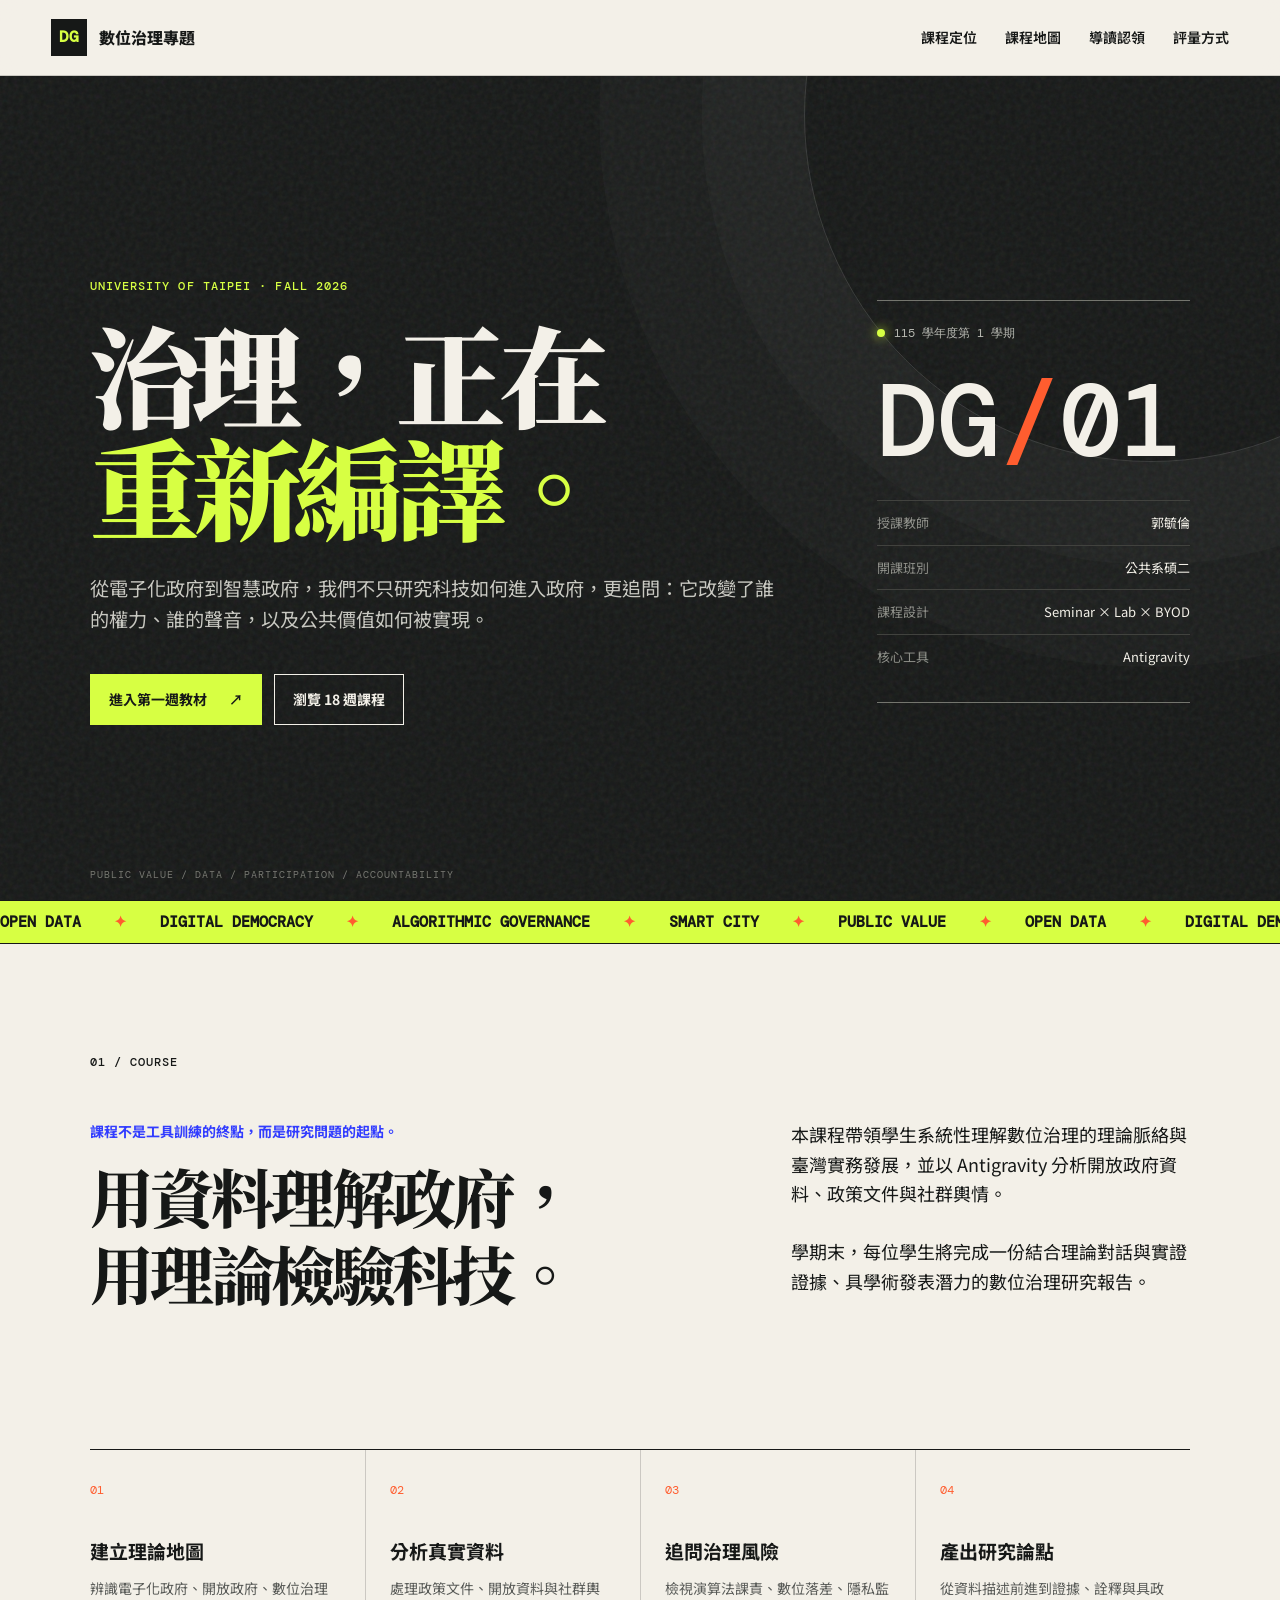
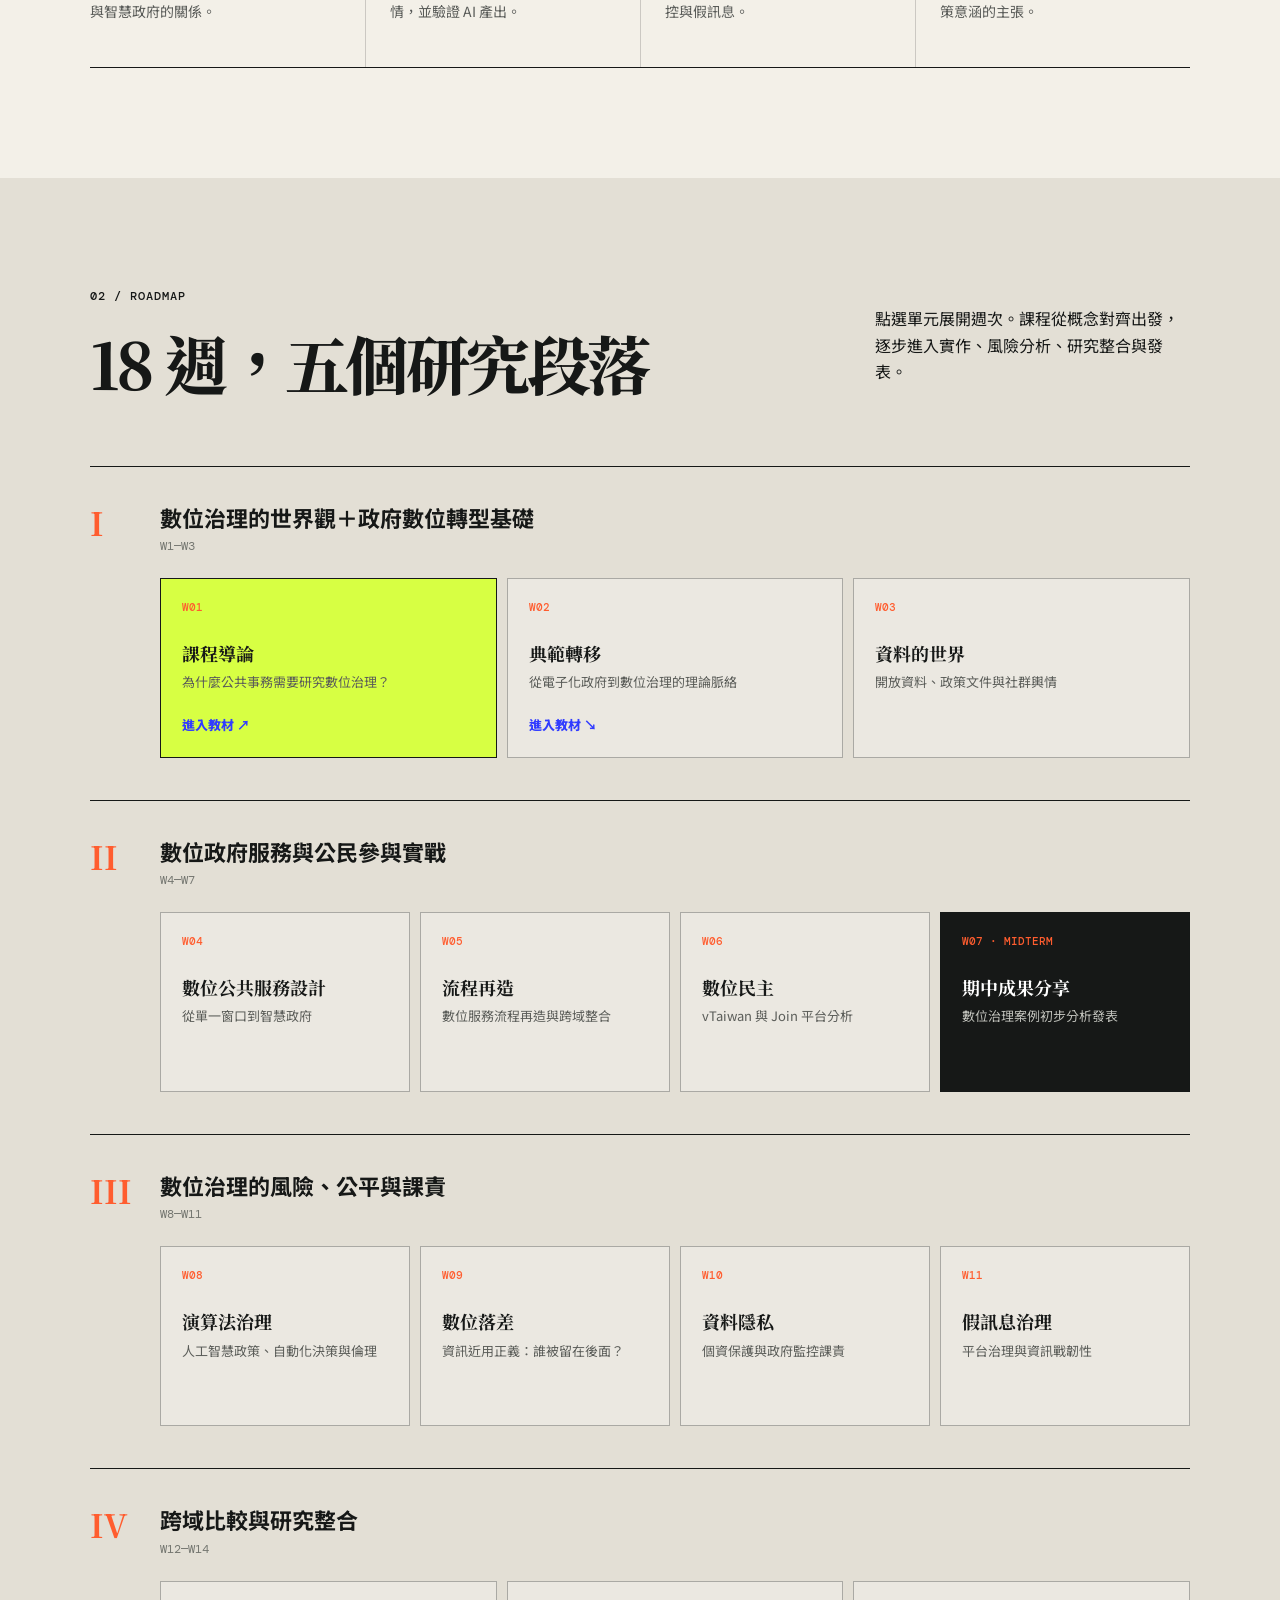
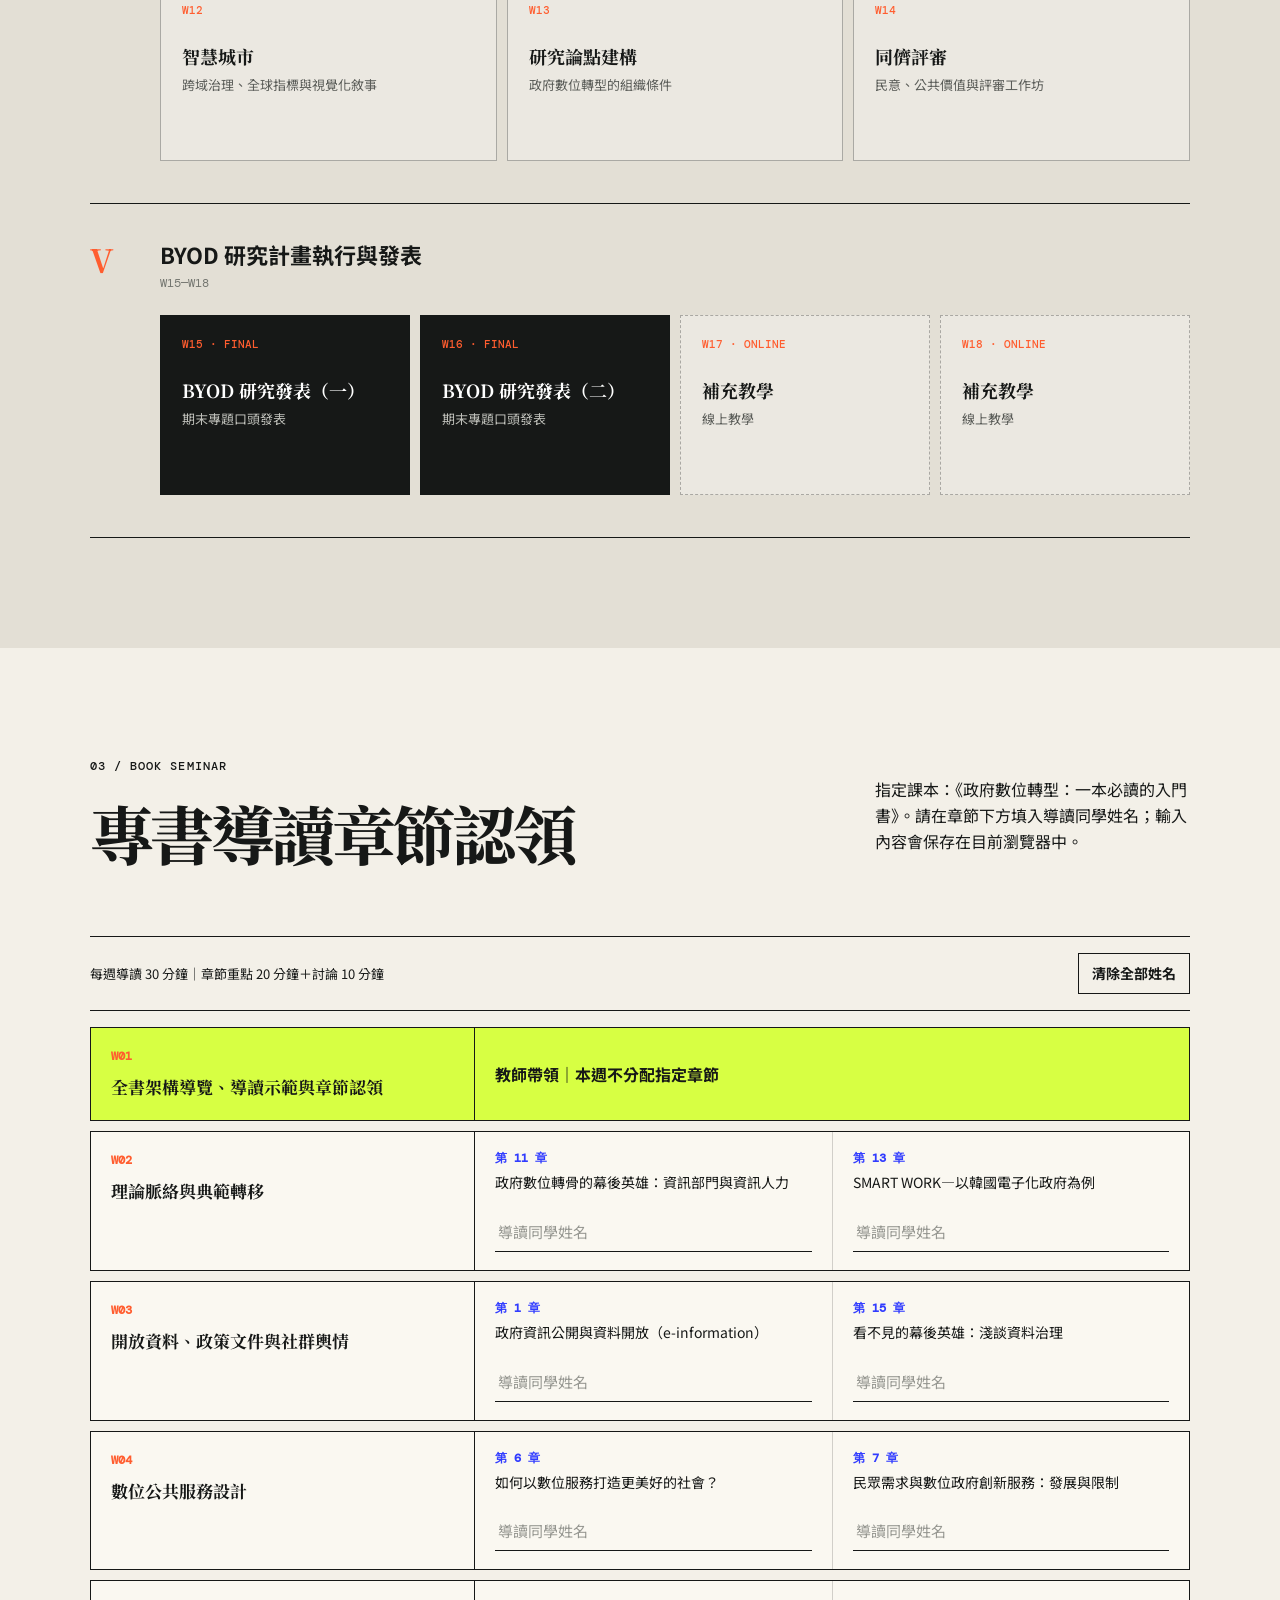
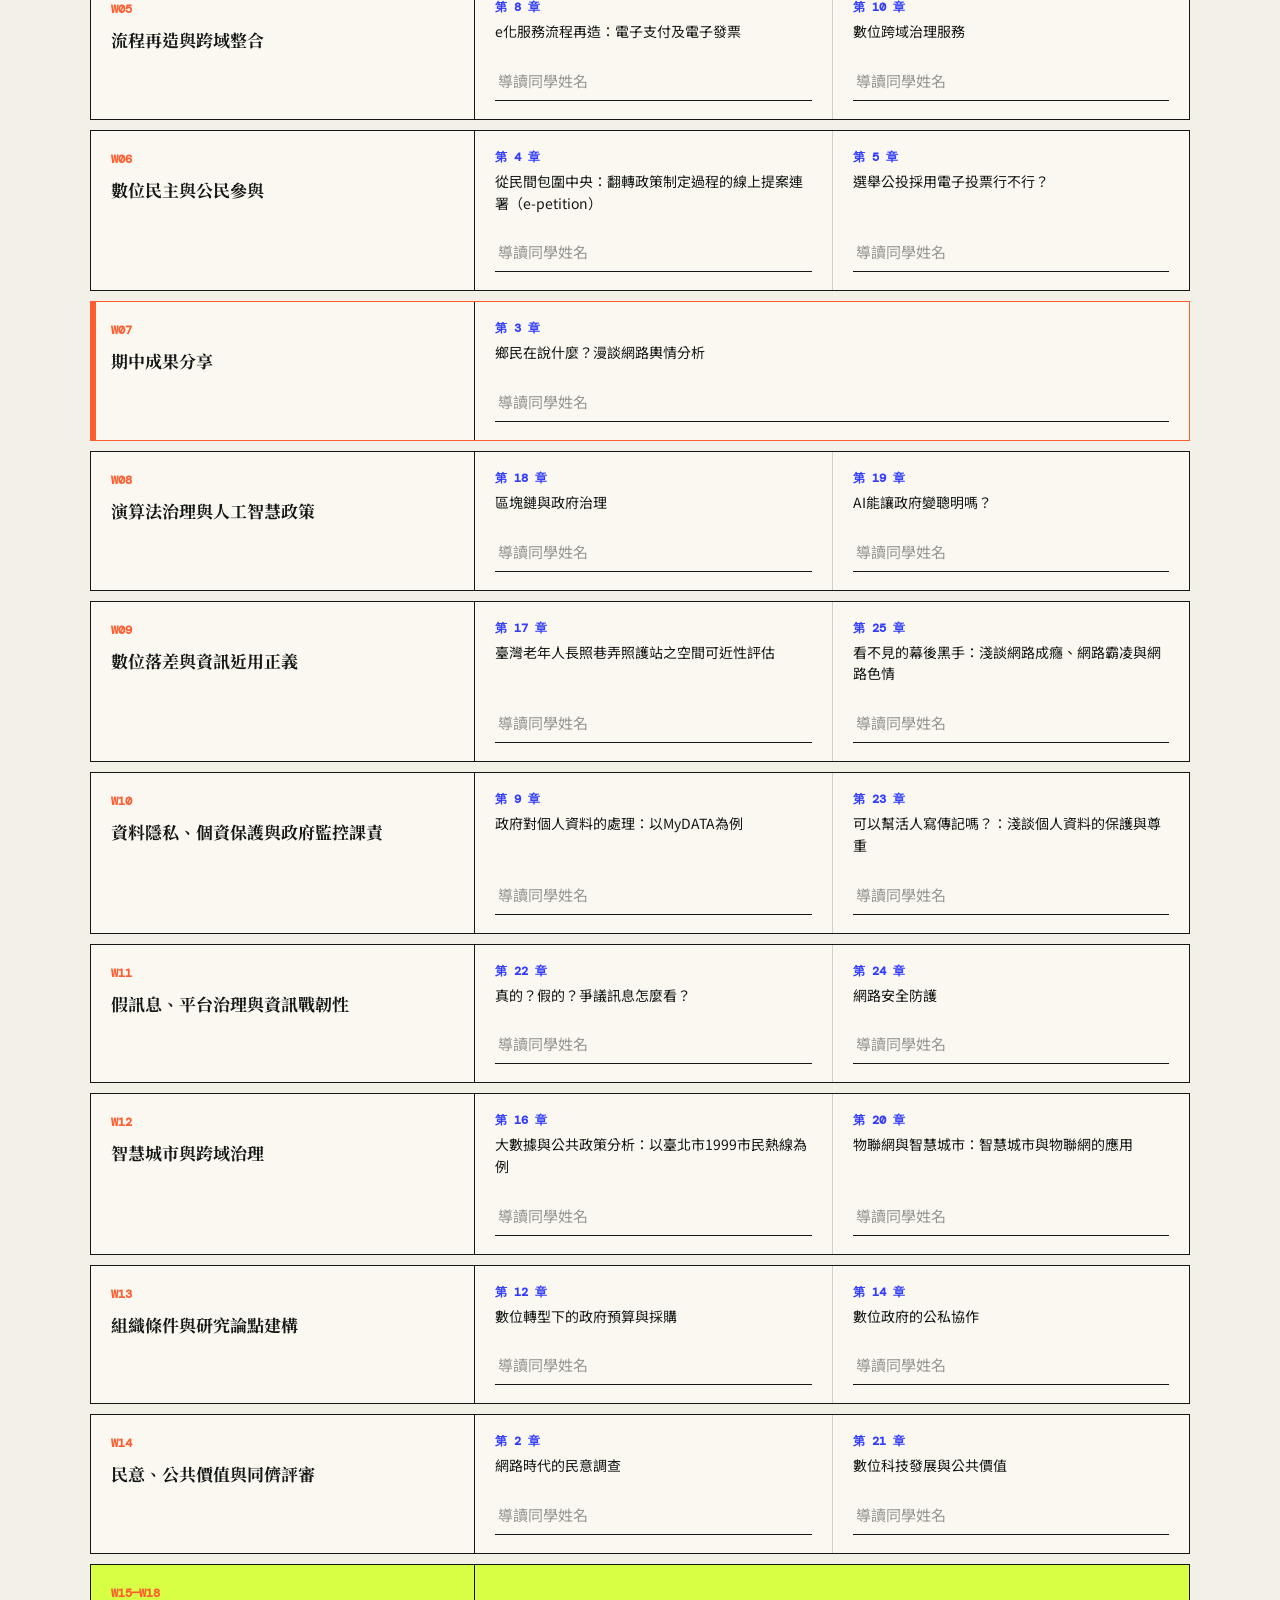
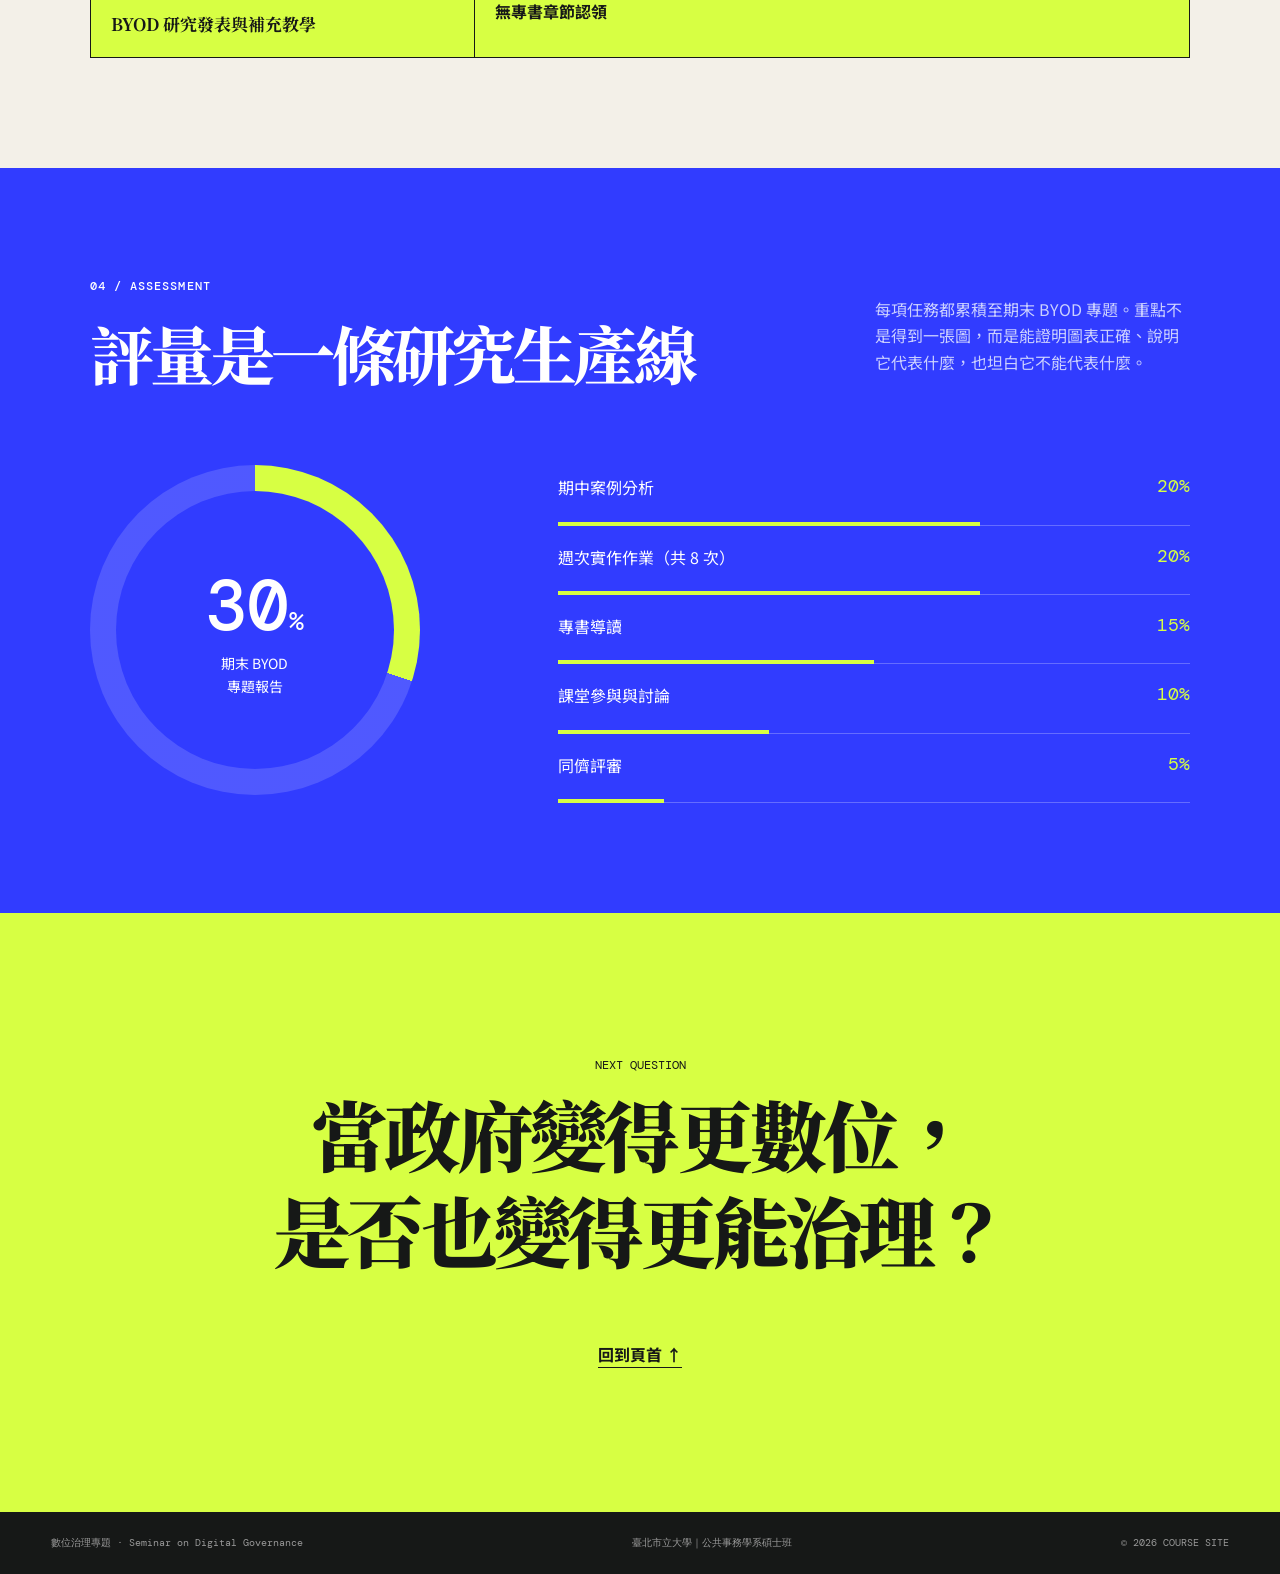
<file: index.html>
<!doctype html>
<html lang="zh-Hant">
<head>
  <meta charset="utf-8">
  <meta name="viewport" content="width=device-width, initial-scale=1">
  <meta name="description" content="臺北市立大學公共事務學系碩士班｜數位治理專題課程網站與第一週教材">
  <title>數位治理專題｜Seminar on Digital Governance</title>
  <link rel="preconnect" href="https://fonts.googleapis.com">
  <link rel="preconnect" href="https://fonts.gstatic.com" crossorigin>
  <link href="https://fonts.googleapis.com/css2?family=DM+Mono:wght@400;500&family=Noto+Sans+TC:wght@400;500;600;700;800;900&family=Noto+Serif+TC:wght@600;700;900&display=swap" rel="stylesheet">
  <link rel="stylesheet" href="styles.css">
</head>
<body>
  <div class="progress" id="progress" aria-hidden="true"></div>
  <header class="site-header">
    <a class="brand" href="#top" aria-label="回到頁首">
      <span class="brand-mark">DG</span>
      <span>數位治理專題</span>
    </a>
    <button class="menu-button" aria-label="開啟選單" aria-expanded="false">選單</button>
    <nav class="nav" aria-label="主要導覽">
      <a href="#about">課程定位</a>
      <a href="#roadmap">課程地圖</a>
      <a href="#reading-roster">導讀認領</a>
      <a href="#assessment">評量方式</a>
    </nav>
  </header>

  <main id="top">
    <section class="hero">
      <div class="hero-noise"></div>
      <div class="hero-copy reveal">
        <p class="eyebrow">UNIVERSITY OF TAIPEI · FALL 2026</p>
        <h1>治理，正在<br><em>重新編譯。</em></h1>
        <p class="hero-lead">從電子化政府到智慧政府，我們不只研究科技如何進入政府，更追問：它改變了誰的權力、誰的聲音，以及公共價值如何被實現。</p>
        <div class="hero-actions">
          <a class="button primary" href="week01.html">進入第一週教材 <span>↗</span></a>
          <a class="button ghost" href="#roadmap">瀏覽 18 週課程</a>
        </div>
      </div>
      <div class="hero-panel reveal" aria-label="課程資訊">
        <div class="signal"><i></i><span>115 學年度第 1 學期</span></div>
        <div class="hero-code">DG<span>/</span>01</div>
        <dl>
          <div><dt>授課教師</dt><dd>郭毓倫</dd></div>
          <div><dt>開課班別</dt><dd>公共系碩二</dd></div>
          <div><dt>課程設計</dt><dd>Seminar × Lab × BYOD</dd></div>
          <div><dt>核心工具</dt><dd>Antigravity</dd></div>
        </dl>
      </div>
      <p class="hero-index" aria-hidden="true">PUBLIC VALUE / DATA / PARTICIPATION / ACCOUNTABILITY</p>
    </section>

    <section class="marquee" aria-label="核心主題">
      <div>OPEN DATA <span>✦</span> DIGITAL DEMOCRACY <span>✦</span> ALGORITHMIC GOVERNANCE <span>✦</span> SMART CITY <span>✦</span> PUBLIC VALUE <span>✦</span> OPEN DATA <span>✦</span> DIGITAL DEMOCRACY <span>✦</span></div>
    </section>

    <section class="section intro" id="about">
      <div class="section-tag">01 / COURSE</div>
      <div class="intro-grid">
        <div>
          <p class="kicker">課程不是工具訓練的終點，而是研究問題的起點。</p>
          <h2>用資料理解政府，<br>用理論檢驗科技。</h2>
        </div>
        <div class="prose">
          <p>本課程帶領學生系統性理解數位治理的理論脈絡與臺灣實務發展，並以 Antigravity 分析開放政府資料、政策文件與社群輿情。</p>
          <p>學期末，每位學生將完成一份結合理論對話與實證證據、具學術發表潛力的數位治理研究報告。</p>
        </div>
      </div>
      <div class="outcomes">
        <article><span>01</span><h3>建立理論地圖</h3><p>辨識電子化政府、開放政府、數位治理與智慧政府的關係。</p></article>
        <article><span>02</span><h3>分析真實資料</h3><p>處理政策文件、開放資料與社群輿情，並驗證 AI 產出。</p></article>
        <article><span>03</span><h3>追問治理風險</h3><p>檢視演算法課責、數位落差、隱私監控與假訊息。</p></article>
        <article><span>04</span><h3>產出研究論點</h3><p>從資料描述前進到證據、詮釋與具政策意涵的主張。</p></article>
      </div>
    </section>

    <section class="section roadmap" id="roadmap">
      <div class="section-head">
        <div><div class="section-tag">02 / ROADMAP</div><h2>18 週，五個研究段落</h2></div>
        <p>點選單元展開週次。課程從概念對齊出發，逐步進入實作、風險分析、研究整合與發表。</p>
      </div>
      <div class="semester-map" id="units">
        <section class="semester-unit"><header><span>I</span><div><b>數位治理的世界觀＋政府數位轉型基礎</b><small>W1—W3</small></div></header><div class="week-grid">
          <article class="week-card current"><span>W01</span><h3>課程導論</h3><p>為什麼公共事務需要研究數位治理？</p><a href="week01.html">進入教材 ↗</a></article>
          <article class="week-card"><span>W02</span><h3>典範轉移</h3><p>從電子化政府到數位治理的理論脈絡</p><a href="week02.html">進入教材 ↘</a></article>
          <article class="week-card"><span>W03</span><h3>資料的世界</h3><p>開放資料、政策文件與社群輿情</p></article>
        </div></section>
        <section class="semester-unit"><header><span>II</span><div><b>數位政府服務與公民參與實戰</b><small>W4—W7</small></div></header><div class="week-grid four">
          <article class="week-card"><span>W04</span><h3>數位公共服務設計</h3><p>從單一窗口到智慧政府</p></article>
          <article class="week-card"><span>W05</span><h3>流程再造</h3><p>數位服務流程再造與跨域整合</p></article>
          <article class="week-card"><span>W06</span><h3>數位民主</h3><p>vTaiwan 與 Join 平台分析</p></article>
          <article class="week-card milestone"><span>W07 · MIDTERM</span><h3>期中成果分享</h3><p>數位治理案例初步分析發表</p></article>
        </div></section>
        <section class="semester-unit"><header><span>III</span><div><b>數位治理的風險、公平與課責</b><small>W8—W11</small></div></header><div class="week-grid four">
          <article class="week-card"><span>W08</span><h3>演算法治理</h3><p>人工智慧政策、自動化決策與倫理</p></article>
          <article class="week-card"><span>W09</span><h3>數位落差</h3><p>資訊近用正義：誰被留在後面？</p></article>
          <article class="week-card"><span>W10</span><h3>資料隱私</h3><p>個資保護與政府監控課責</p></article>
          <article class="week-card"><span>W11</span><h3>假訊息治理</h3><p>平台治理與資訊戰韌性</p></article>
        </div></section>
        <section class="semester-unit"><header><span>IV</span><div><b>跨域比較與研究整合</b><small>W12—W14</small></div></header><div class="week-grid">
          <article class="week-card"><span>W12</span><h3>智慧城市</h3><p>跨域治理、全球指標與視覺化敘事</p></article>
          <article class="week-card"><span>W13</span><h3>研究論點建構</h3><p>政府數位轉型的組織條件</p></article>
          <article class="week-card"><span>W14</span><h3>同儕評審</h3><p>民意、公共價值與評審工作坊</p></article>
        </div></section>
        <section class="semester-unit"><header><span>V</span><div><b>BYOD 研究計畫執行與發表</b><small>W15—W18</small></div></header><div class="week-grid four">
          <article class="week-card milestone"><span>W15 · FINAL</span><h3>BYOD 研究發表（一）</h3><p>期末專題口頭發表</p></article>
          <article class="week-card milestone"><span>W16 · FINAL</span><h3>BYOD 研究發表（二）</h3><p>期末專題口頭發表</p></article>
          <article class="week-card online"><span>W17 · ONLINE</span><h3>補充教學</h3><p>線上教學</p></article>
          <article class="week-card online"><span>W18 · ONLINE</span><h3>補充教學</h3><p>線上教學</p></article>
        </div></section>
      </div>
    </section>

    <section class="section materials-hub" id="materials" hidden>
      <div class="section-head">
        <div><div class="section-tag">03 / WEEKLY MATERIALS</div><h2>各週教材入口</h2></div>
        <p>從首頁進入各週教材；進入教材後，可使用頁面上方的欄位導覽快速切換學習目標、專書導讀、課堂實作與課後任務。</p>
      </div>
      <div class="material-status"><i></i><span>已依目前「課程用書」資料夾內容建立教材：第 1、11、13 章</span></div>
      <div class="material-grid">
        <a class="material-card ready" href="week01.html"><span>W01 · READY</span><b>課程導論</b><p>概念辨析、120 分鐘流程、Antigravity 初體驗與議題發想。</p><em>進入第一週教材 ↗</em></a>
        <a class="material-card ready accent" href="week02.html"><span>W02 · READY</span><b>典範轉移</b><p>第 11、13 章導讀、兩章對話矩陣、Smart Work 個案與文件分析。</p><em>進入第二週教材 ↗</em></a>
        <article class="material-card partial"><span>W03 · SOURCE PARTIAL</span><b>資料的世界</b><p>已提供第 1 章；尚待第 15 章課文加入後製作完整教材。</p><em>教材準備中</em></article>
        <article class="material-card pending"><span>W04—W18</span><b>後續週次</b><p>依指定課本章節陸續建立；來源加入「課程用書」資料夾後即可製作。</p><em>尚未上線</em></article>
      </div>
      <div class="week-directory" aria-label="18週教材狀態">
        <a href="week01.html" class="ready">01<span>教材</span></a><a href="week02.html" class="ready">02<span>教材</span></a><span class="partial">03<small>部分來源</small></span>
        <span>04</span><span>05</span><span>06</span><span>07</span><span>08</span><span>09</span><span>10</span><span>11</span><span>12</span><span>13</span><span>14</span><span>15</span><span>16</span><span>17</span><span>18</span>
      </div>
    </section>

    <section class="section reading-roster" id="reading-roster">
      <div class="section-head">
        <div><div class="section-tag">03 / BOOK SEMINAR</div><h2>專書導讀章節認領</h2></div>
        <p>指定課本：《政府數位轉型：一本必讀的入門書》。請在章節下方填入導讀同學姓名；輸入內容會保存在目前瀏覽器中。</p>
      </div>
      <div class="roster-tools">
        <span>每週導讀 30 分鐘｜章節重點 20 分鐘＋討論 10 分鐘</span>
        <button class="button outline" id="clearRoster" type="button">清除全部姓名</button>
      </div>
      <div class="roster-list">
        <article class="roster-week orientation"><header><span>W01</span><b>全書架構導覽、導讀示範與章節認領</b></header><p>教師帶領｜本週不分配指定章節</p></article>

        <article class="roster-week"><header><span>W02</span><b>理論脈絡與典範轉移</b></header><div class="chapter-list">
          <label><span><b>第 11 章</b>政府數位轉骨的幕後英雄：資訊部門與資訊人力</span><input data-roster="w02-c11" type="text" placeholder="導讀同學姓名"></label>
          <label><span><b>第 13 章</b>SMART WORK—以韓國電子化政府為例</span><input data-roster="w02-c13" type="text" placeholder="導讀同學姓名"></label>
        </div></article>
        <article class="roster-week"><header><span>W03</span><b>開放資料、政策文件與社群輿情</b></header><div class="chapter-list">
          <label><span><b>第 1 章</b>政府資訊公開與資料開放（e-information）</span><input data-roster="w03-c01" type="text" placeholder="導讀同學姓名"></label>
          <label><span><b>第 15 章</b>看不見的幕後英雄：淺談資料治理</span><input data-roster="w03-c15" type="text" placeholder="導讀同學姓名"></label>
        </div></article>
        <article class="roster-week"><header><span>W04</span><b>數位公共服務設計</b></header><div class="chapter-list">
          <label><span><b>第 6 章</b>如何以數位服務打造更美好的社會？</span><input data-roster="w04-c06" type="text" placeholder="導讀同學姓名"></label>
          <label><span><b>第 7 章</b>民眾需求與數位政府創新服務：發展與限制</span><input data-roster="w04-c07" type="text" placeholder="導讀同學姓名"></label>
        </div></article>
        <article class="roster-week"><header><span>W05</span><b>流程再造與跨域整合</b></header><div class="chapter-list">
          <label><span><b>第 8 章</b>e化服務流程再造：電子支付及電子發票</span><input data-roster="w05-c08" type="text" placeholder="導讀同學姓名"></label>
          <label><span><b>第 10 章</b>數位跨域治理服務</span><input data-roster="w05-c10" type="text" placeholder="導讀同學姓名"></label>
        </div></article>
        <article class="roster-week"><header><span>W06</span><b>數位民主與公民參與</b></header><div class="chapter-list">
          <label><span><b>第 4 章</b>從民間包圍中央：翻轉政策制定過程的線上提案連署（e-petition）</span><input data-roster="w06-c04" type="text" placeholder="導讀同學姓名"></label>
          <label><span><b>第 5 章</b>選舉公投採用電子投票行不行？</span><input data-roster="w06-c05" type="text" placeholder="導讀同學姓名"></label>
        </div></article>
        <article class="roster-week featured"><header><span>W07</span><b>期中成果分享</b></header><div class="chapter-list single">
          <label><span><b>第 3 章</b>鄉民在說什麼？漫談網路輿情分析</span><input data-roster="w07-c03" type="text" placeholder="導讀同學姓名"></label>
        </div></article>
        <article class="roster-week"><header><span>W08</span><b>演算法治理與人工智慧政策</b></header><div class="chapter-list">
          <label><span><b>第 18 章</b>區塊鏈與政府治理</span><input data-roster="w08-c18" type="text" placeholder="導讀同學姓名"></label>
          <label><span><b>第 19 章</b>AI能讓政府變聰明嗎？</span><input data-roster="w08-c19" type="text" placeholder="導讀同學姓名"></label>
        </div></article>
        <article class="roster-week"><header><span>W09</span><b>數位落差與資訊近用正義</b></header><div class="chapter-list">
          <label><span><b>第 17 章</b>臺灣老年人長照巷弄照護站之空間可近性評估</span><input data-roster="w09-c17" type="text" placeholder="導讀同學姓名"></label>
          <label><span><b>第 25 章</b>看不見的幕後黑手：淺談網路成癮、網路霸凌與網路色情</span><input data-roster="w09-c25" type="text" placeholder="導讀同學姓名"></label>
        </div></article>
        <article class="roster-week"><header><span>W10</span><b>資料隱私、個資保護與政府監控課責</b></header><div class="chapter-list">
          <label><span><b>第 9 章</b>政府對個人資料的處理：以MyDATA為例</span><input data-roster="w10-c09" type="text" placeholder="導讀同學姓名"></label>
          <label><span><b>第 23 章</b>可以幫活人寫傳記嗎？：淺談個人資料的保護與尊重</span><input data-roster="w10-c23" type="text" placeholder="導讀同學姓名"></label>
        </div></article>
        <article class="roster-week"><header><span>W11</span><b>假訊息、平台治理與資訊戰韌性</b></header><div class="chapter-list">
          <label><span><b>第 22 章</b>真的？假的？爭議訊息怎麼看？</span><input data-roster="w11-c22" type="text" placeholder="導讀同學姓名"></label>
          <label><span><b>第 24 章</b>網路安全防護</span><input data-roster="w11-c24" type="text" placeholder="導讀同學姓名"></label>
        </div></article>
        <article class="roster-week"><header><span>W12</span><b>智慧城市與跨域治理</b></header><div class="chapter-list">
          <label><span><b>第 16 章</b>大數據與公共政策分析：以臺北市1999市民熱線為例</span><input data-roster="w12-c16" type="text" placeholder="導讀同學姓名"></label>
          <label><span><b>第 20 章</b>物聯網與智慧城市：智慧城市與物聯網的應用</span><input data-roster="w12-c20" type="text" placeholder="導讀同學姓名"></label>
        </div></article>
        <article class="roster-week"><header><span>W13</span><b>組織條件與研究論點建構</b></header><div class="chapter-list">
          <label><span><b>第 12 章</b>數位轉型下的政府預算與採購</span><input data-roster="w13-c12" type="text" placeholder="導讀同學姓名"></label>
          <label><span><b>第 14 章</b>數位政府的公私協作</span><input data-roster="w13-c14" type="text" placeholder="導讀同學姓名"></label>
        </div></article>
        <article class="roster-week"><header><span>W14</span><b>民意、公共價值與同儕評審</b></header><div class="chapter-list">
          <label><span><b>第 2 章</b>網路時代的民意調查</span><input data-roster="w14-c02" type="text" placeholder="導讀同學姓名"></label>
          <label><span><b>第 21 章</b>數位科技發展與公共價值</span><input data-roster="w14-c21" type="text" placeholder="導讀同學姓名"></label>
        </div></article>
        <article class="roster-week closing"><header><span>W15—W18</span><b>BYOD 研究發表與補充教學</b></header><p>無專書章節認領</p></article>
      </div>
    </section>

    <section class="section assessment" id="assessment">
      <div class="section-head light">
        <div><div class="section-tag">04 / ASSESSMENT</div><h2>評量是一條研究生產線</h2></div>
        <p>每項任務都累積至期末 BYOD 專題。重點不是得到一張圖，而是能證明圖表正確、說明它代表什麼，也坦白它不能代表什麼。</p>
      </div>
      <div class="assessment-grid">
        <div class="donut" style="--p:30"><strong>30<small>%</small></strong><span>期末 BYOD<br>專題報告</span></div>
        <div class="score-list">
          <div><span>期中案例分析</span><b>20%</b><i style="--w:66.7%"></i></div>
          <div><span>週次實作作業（共 8 次）</span><b>20%</b><i style="--w:66.7%"></i></div>
          <div><span>專書導讀</span><b>15%</b><i style="--w:50%"></i></div>
          <div><span>課堂參與與討論</span><b>10%</b><i style="--w:33.3%"></i></div>
          <div><span>同儕評審</span><b>5%</b><i style="--w:16.7%"></i></div>
        </div>
      </div>
    </section>

    <section class="week-hero" id="week1" hidden>
      <div class="week-giant">01</div>
      <div class="week-title reveal">
        <p class="eyebrow">WEEK ONE · LEARNING KIT</p>
        <h2>為什麼公共事務<br>需要研究數位治理？</h2>
        <p>第一週教材｜概念對齊 × 案例觀察 × 資料實作</p>
      </div>
      <div class="week-meta">
        <div><b>2 HR</b><span>建議授課時間</span></div><div><b>3</b><span>核心概念</span></div><div><b>1</b><span>第一張圖表</span></div>
      </div>
    </section>

    <section class="section lesson" hidden>
      <div class="lesson-nav" aria-label="本週教材導覽">
        <span>本週教材</span>
        <a href="#objectives">學習目標</a><a href="#concepts">概念辨析</a><a href="#runofshow">教學流程</a><a href="#lab">實作任務</a><a href="#homework">課後作業</a>
      </div>

      <div class="lesson-block" id="objectives">
        <div class="block-label">LEARNING OBJECTIVES</div>
        <div class="block-content">
          <h3>下課以前，你應該能夠⋯</h3>
          <ul class="check-list">
            <li><span>01</span>用自己的話定義「數位治理」，並說明它不只是政府資訊化。</li>
            <li><span>02</span>比較電子化政府、開放政府、數位治理與智慧政府的焦點差異。</li>
            <li><span>03</span>從公共價值、權力與課責角度，提出一個可研究的問題。</li>
            <li><span>04</span>將 CSV 匯入 Antigravity，完成欄位健檢與第一張圖表。</li>
          </ul>
        </div>
      </div>

      <div class="lesson-block" id="concepts">
        <div class="block-label">CONCEPT 01</div>
        <div class="block-content">
          <p class="kicker">不是四個版本更新，而是四種觀看政府的鏡頭。</p>
          <h3>從「把服務搬上網」到「重新安排治理關係」</h3>
          <div class="concept-tabs" role="tablist" aria-label="概念比較">
            <button class="active" role="tab" aria-selected="true" data-tab="e-gov">電子化政府</button>
            <button role="tab" aria-selected="false" data-tab="open-gov">開放政府</button>
            <button role="tab" aria-selected="false" data-tab="digital-gov">數位治理</button>
            <button role="tab" aria-selected="false" data-tab="smart-gov">智慧政府</button>
          </div>
          <div class="concept-panel" id="concept-panel">
            <div><small>核心問題</small><strong>政府如何用資訊科技提升效率與服務可及性？</strong></div>
            <div><small>關鍵字</small><p>線上申辦、流程電子化、單一入口、行政效率</p></div>
            <div><small>研究者要追問</small><p>服務上線等於轉型嗎？誰能用、誰仍被排除？</p></div>
            <div><small>例子</small><p>線上報稅、電子公文、政府入口網</p></div>
          </div>
          <div class="definition">
            <span>WORKING DEFINITION</span>
            <blockquote>數位治理，是政府、公民、企業與科技系統共同參與公共問題處理時，權責、資料、決策與公共價值被重新配置的過程。</blockquote>
            <p>這是本課程的工作定義：它提醒我們同時看見「技術做了什麼」與「治理關係如何改變」。</p>
          </div>
        </div>
      </div>

      <div class="lesson-block case-block">
        <div class="block-label">DISCUSSION</div>
        <div class="block-content">
          <h3>一個服務，四種提問方式</h3>
          <p>以「疫苗預約系統」為例，先選一張問題卡，再和鄰座用 3 分鐘說明：這個問題需要什麼證據？</p>
          <div class="question-cards">
            <button><b>效率</b><span>系統是否降低等待與行政成本？</span><small>可能資料：處理時間、服務量</small></button>
            <button><b>公平</b><span>哪些群體較難完成線上預約？</span><small>可能資料：年齡、地區、通路</small></button>
            <button><b>透明</b><span>分配規則是否能被理解與檢驗？</span><small>可能資料：規則文件、申訴紀錄</small></button>
            <button><b>課責</b><span>系統出錯時，誰負責且如何補救？</span><small>可能資料：權責規範、事件紀錄</small></button>
          </div>
          <p class="selected-question" id="selected-question" aria-live="polite">點選一張卡，開始你的治理提問。</p>
        </div>
      </div>

      <div class="lesson-block" id="runofshow">
        <div class="block-label">RUN OF SHOW</div>
        <div class="block-content">
          <h3>120 分鐘教學流程</h3>
          <div class="timeline">
            <article><time>00—10</time><div><b>開場：科技改變了哪一次政府互動？</b><p>每人寫下一個親身經驗；兩人交換，標記「變快了」與「關係改變了」。</p></div></article>
            <article><time>10—35</time><div><b>微講授：四個概念、四種鏡頭</b><p>使用上方概念卡比較目的、參與者、資料流與風險。</p></div></article>
            <article><time>35—55</time><div><b>案例拆解：從功能清單轉向治理提問</b><p>以數位發展部、開放資料與智慧城市案例，練習效率／公平／透明／課責四軸。</p></div></article>
            <article><time>55—65</time><div><b>Break</b><p>休息 10 分鐘，同時完成分組與導讀章節認領。</p></div></article>
            <article><time>65—95</time><div><b>Antigravity Lab：第一份資料、第一張圖</b><p>匯入示範 CSV、辨識欄位、檢查資料，產出服務滿意度比較圖。</p></div></article>
            <article><time>95—112</time><div><b>圖表不是答案：事實／推論／限制</b><p>每組用一句話描述圖表事實，再寫一句可能解釋與一項限制。</p></div></article>
            <article><time>112—120</time><div><b>Exit ticket</b><p>提交研究議題、暫定問題與可能資料來源各一項。</p></div></article>
          </div>
        </div>
      </div>

      <div class="lesson-block lab-block" id="lab">
        <div class="block-label">ANTIGRAVITY LAB 01</div>
        <div class="block-content">
          <p class="kicker">任務：用資料提出問題，不急著給答案。</p>
          <h3>政府數位服務體驗資料</h3>
          <div class="lab-grid">
            <div class="steps">
              <ol>
                <li><b>取得資料</b><p>下載示範 CSV，先確認一列代表什麼、共有幾個欄位。</p></li>
                <li><b>匯入與健檢</b><p>檢查滿意度是否為數值、缺漏值數量、各地區樣本數。</p></li>
                <li><b>下達指令</b><p>比較各年齡層的平均滿意度，以排序長條圖呈現並顯示樣本數。</p></li>
                <li><b>驗證結果</b><p>手動抽查至少一組，確認圖表與原始資料一致。</p></li>
              </ol>
            </div>
            <aside class="prompt-card">
              <span>PROMPT STARTER</span>
              <p id="promptText">請先說明這份資料一列代表什麼，列出欄位型別與缺漏值。接著依年齡層計算平均滿意度與樣本數，製作由高至低的長條圖。不要推測原因，並提醒我這份資料的限制。</p>
              <button class="copy-button" data-copy="promptText">複製提示語</button>
            </aside>
          </div>
          <div class="download-row">
            <a class="button dark" href="data/week1_digital_service_demo.csv" download>下載示範資料 CSV ↓</a>
            <span>教學用虛擬資料 · 24 筆 · 不代表真實政策成效</span>
          </div>
          <div class="three-lines">
            <div><span>FACT</span><p>我從圖表直接看到的資料事實是⋯</p></div>
            <div><span>INFERENCE</span><p>一個可能、但仍需證據的解釋是⋯</p></div>
            <div><span>LIMIT</span><p>這份資料無法支持的結論是⋯</p></div>
          </div>
        </div>
      </div>

      <div class="lesson-block reading-block">
        <div class="block-label">READING</div>
        <div class="block-content">
          <h3>指定課本與第一週導讀</h3>
          <article class="citation textbook-citation">
            <span>課本</span>
            <div>
              <b>《政府數位轉型：一本必讀的入門書》</b>
              <p>陳敦源、朱斌妤、蕭乃沂、黃東益、廖洲棚、曾憲立主編（2022）。臺北：五南。ISBN 9786263179530。</p>
            </div>
          </article>
          <div class="reading-focus">
            <b>第一週安排</b>
            <p>本週不指定單一章節報告，重點是導覽全書架構、說明各章與 18 週課程主題的關係，並完成後續週次的章節分組與認領。</p>
          </div>
          <details open><summary>第一週課前與課中任務</summary><ol>
            <li>課前瀏覽目錄，選出最有興趣的三個章節。</li>
            <li>課堂中辨識各章主要對應的治理問題：資訊公開、服務創新、公民參與、資料治理、組織轉型或風險課責。</li>
            <li>完成導讀章節認領，確認後續報告需包含核心問題、重要概念、案例／證據、批判提問及 BYOD 專題連結。</li>
          </ol></details>
          <p class="reading-note">其餘期刊論文列為延伸閱讀，不取代本課程指定課本與各週專書導讀。</p>
        </div>
      </div>

      <div class="lesson-block homework-block" id="homework">
        <div class="block-label">HOMEWORK 01</div>
        <div class="block-content">
          <span class="due">300 字議題發想</span>
          <h3>把興趣改寫成可研究的問題</h3>
          <p class="homework-lead">找一個你有興趣的數位治理議題，說明：你想問什麼問題？為什麼重要？需要什麼資料？</p>
          <div class="homework-template">
            <div><b>01 議題情境</b><p>我關注的數位治理現象是＿＿＿＿，它涉及的行動者包括＿＿＿＿。</p></div>
            <div><b>02 研究問題</b><p>我想追問的不是「發生了什麼」，而是＿＿＿＿如何影響＿＿＿＿？</p></div>
            <div><b>03 證據需求</b><p>回答問題可能需要＿＿＿＿資料；可從＿＿＿＿取得。</p></div>
            <div><b>04 風險提醒</b><p>這些資料可能遺漏＿＿＿＿，因此目前不能直接推論＿＿＿＿。</p></div>
          </div>
          <button class="button outline" id="copyHomework">複制作業模板</button>
        </div>
      </div>
    </section>

    <section class="final-cta">
      <p>NEXT QUESTION</p><h2>當政府變得更數位，<br>是否也變得更能治理？</h2><a href="#top">回到頁首 ↑</a>
    </section>
  </main>

  <footer><span>數位治理專題 · Seminar on Digital Governance</span><span>臺北市立大學｜公共事務學系碩士班</span><span>© 2026 COURSE SITE</span></footer>
  <div class="toast" role="status" aria-live="polite">已複製</div>
  <script src="app.js"></script>
</body>
</html>
</file>
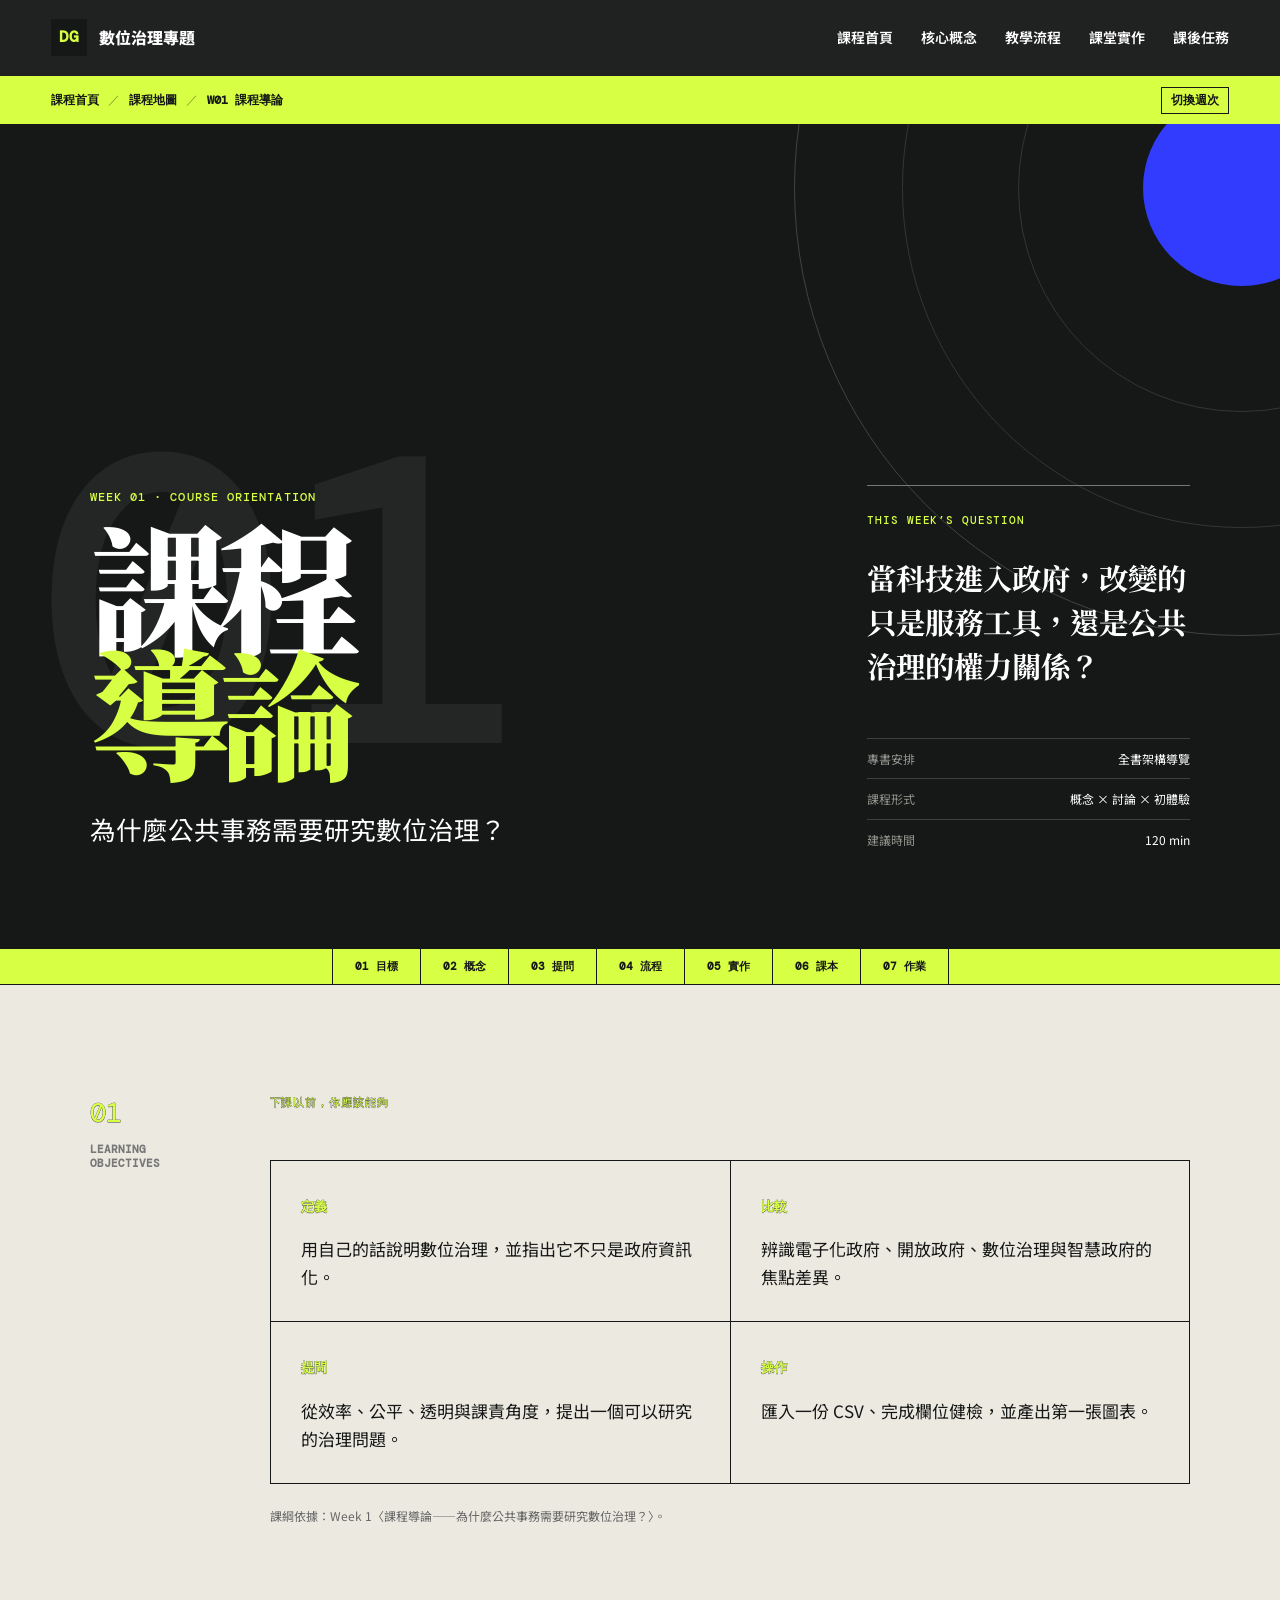
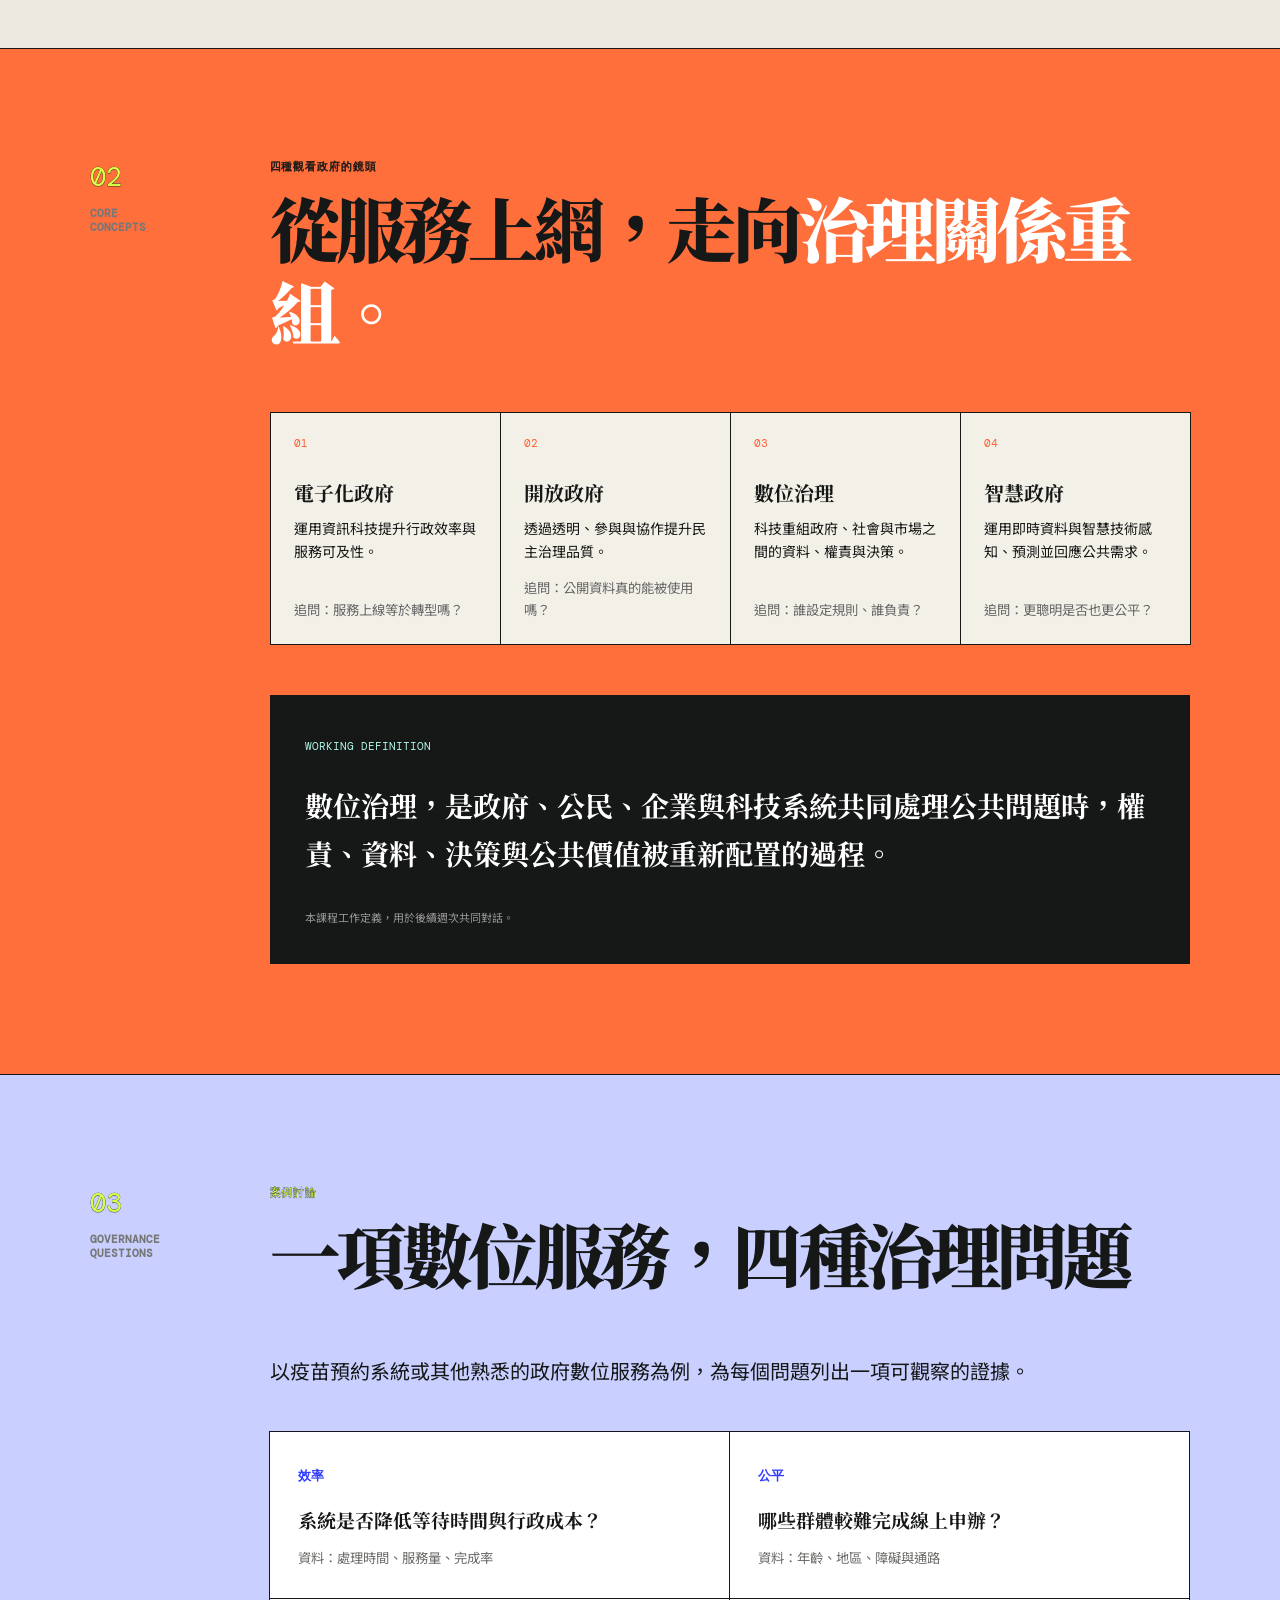
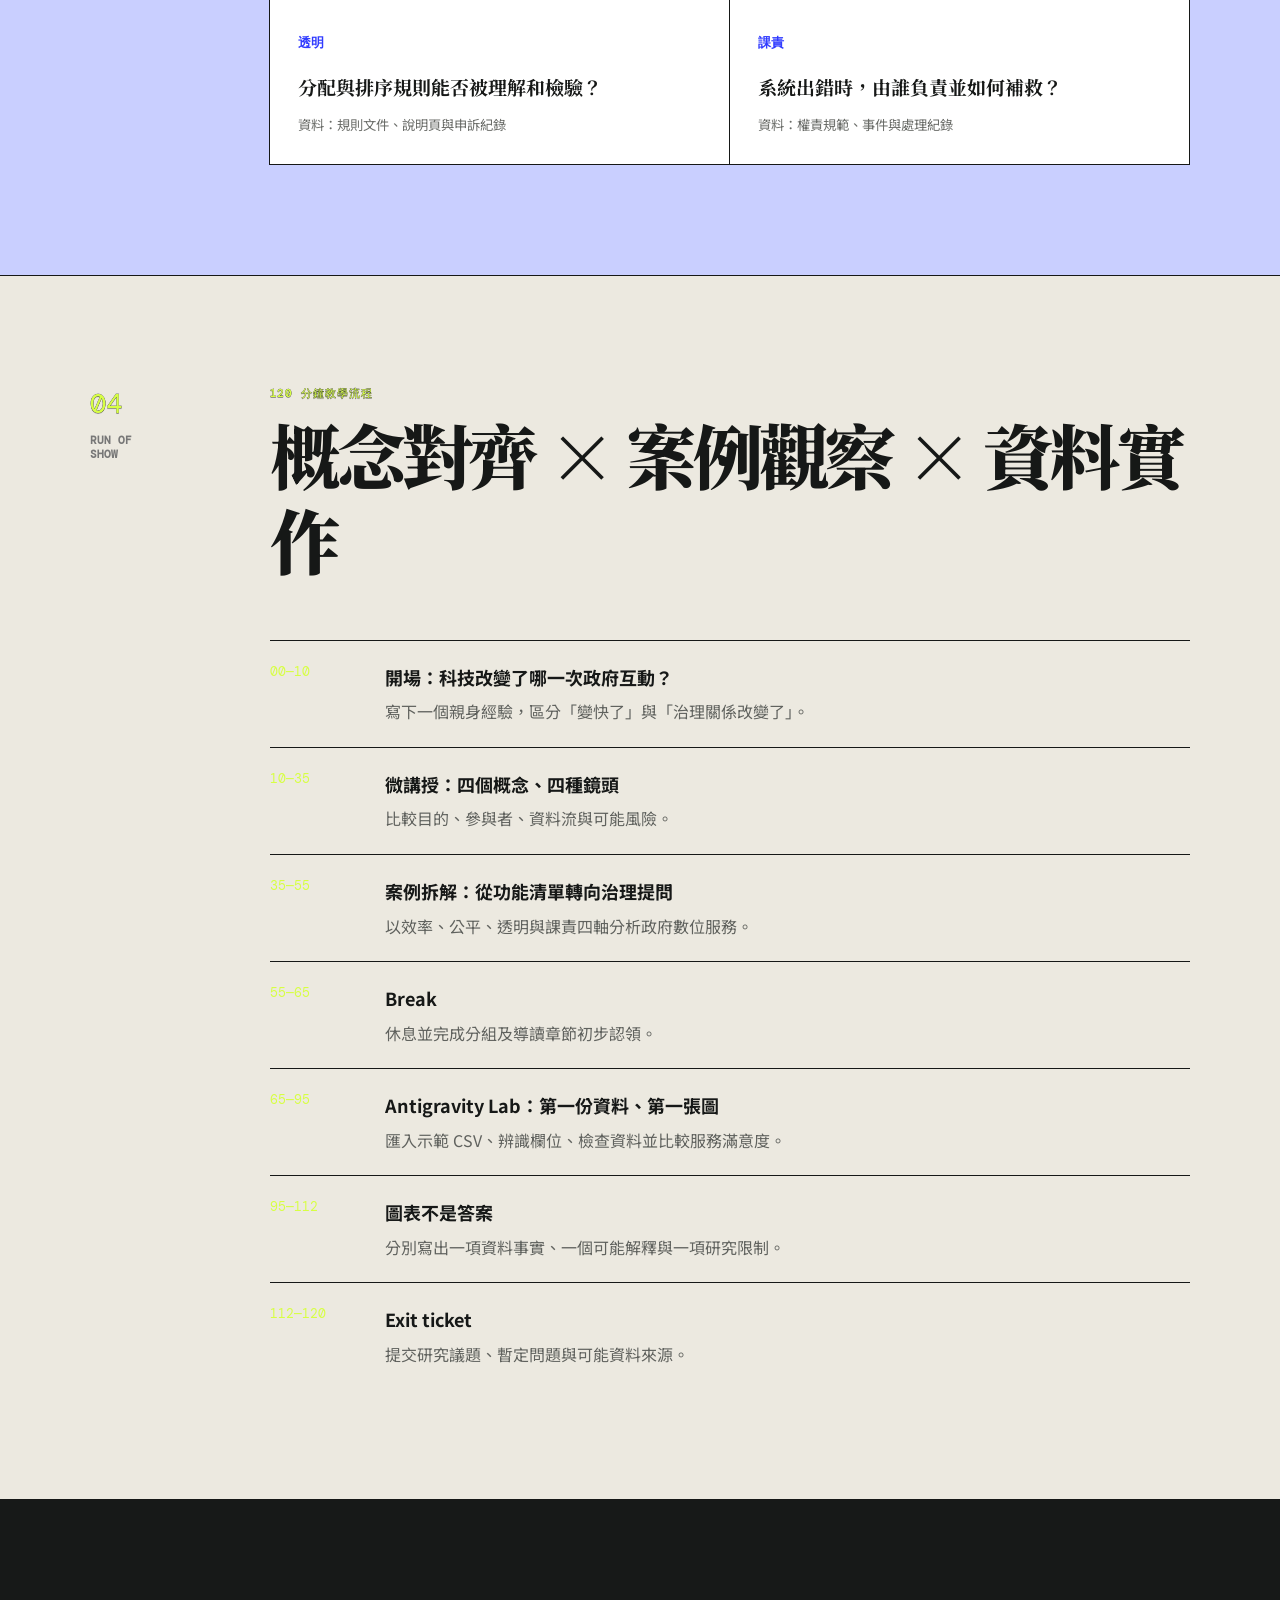
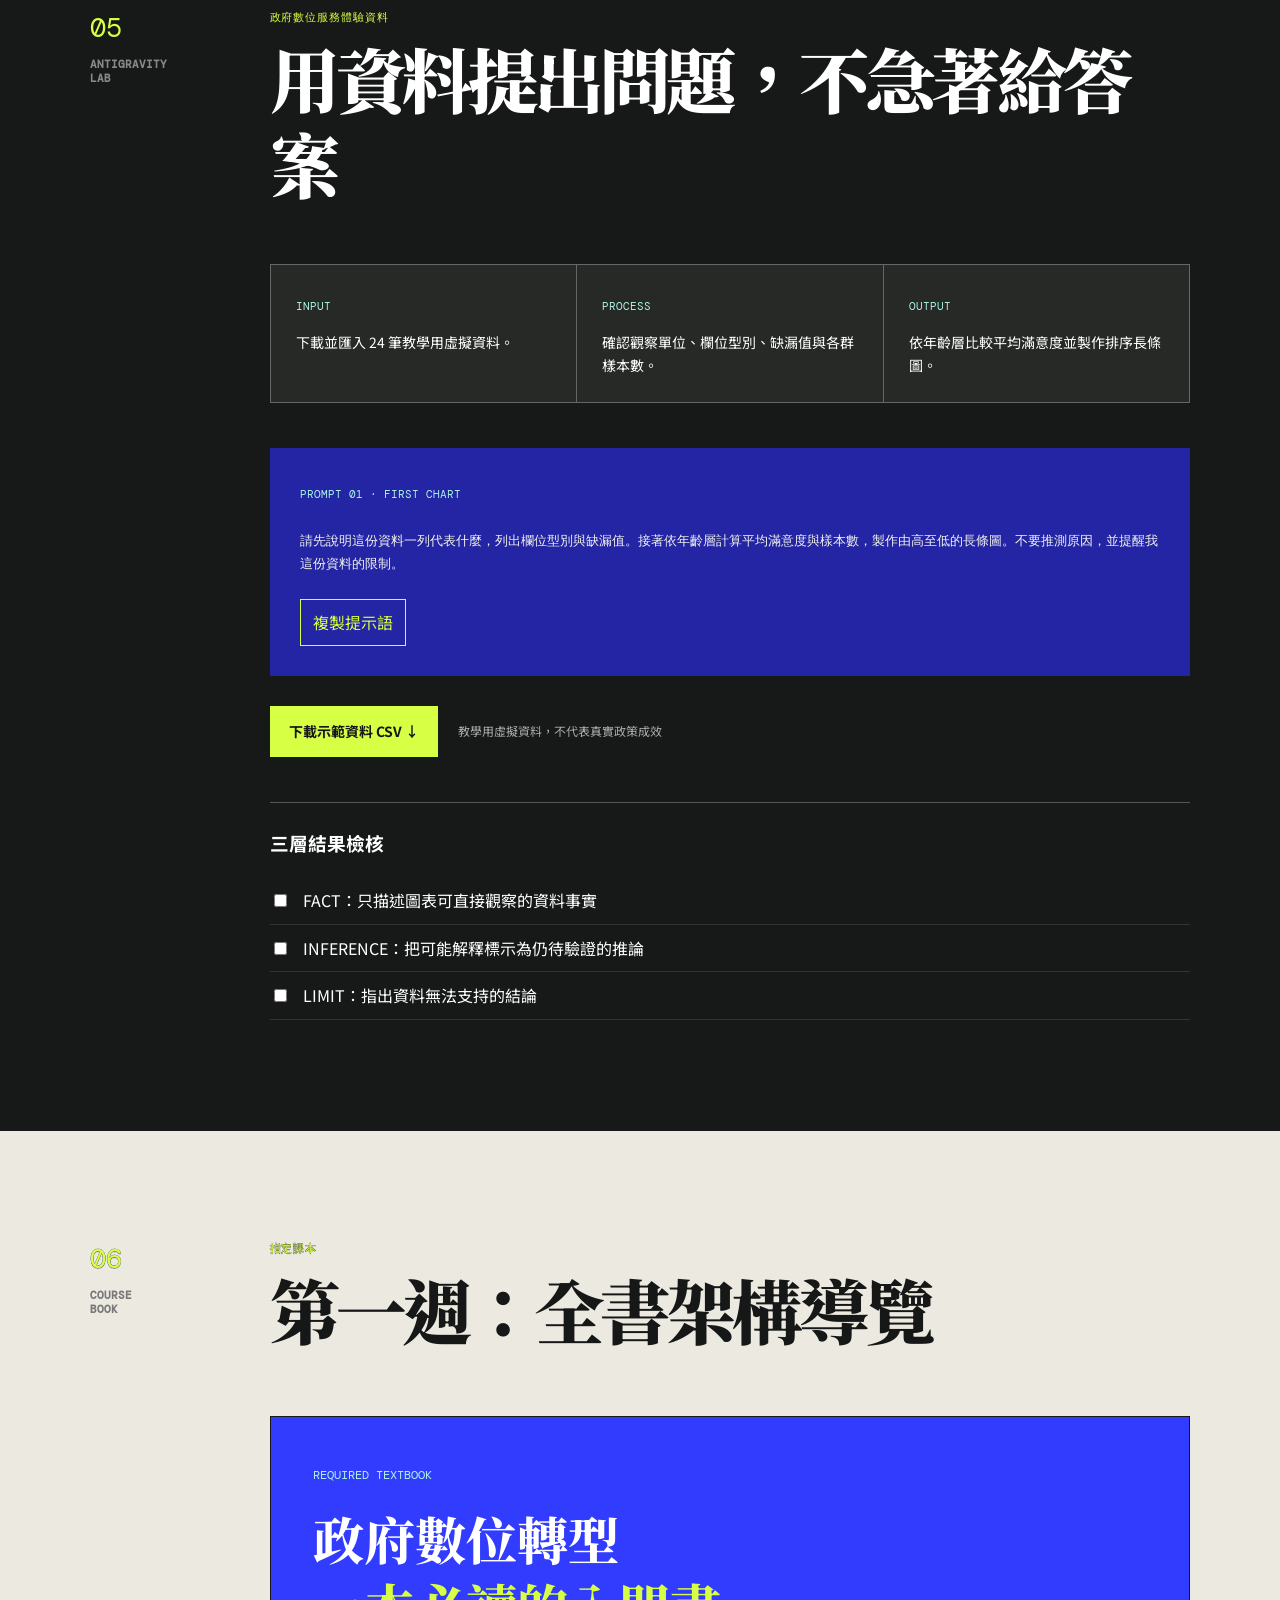
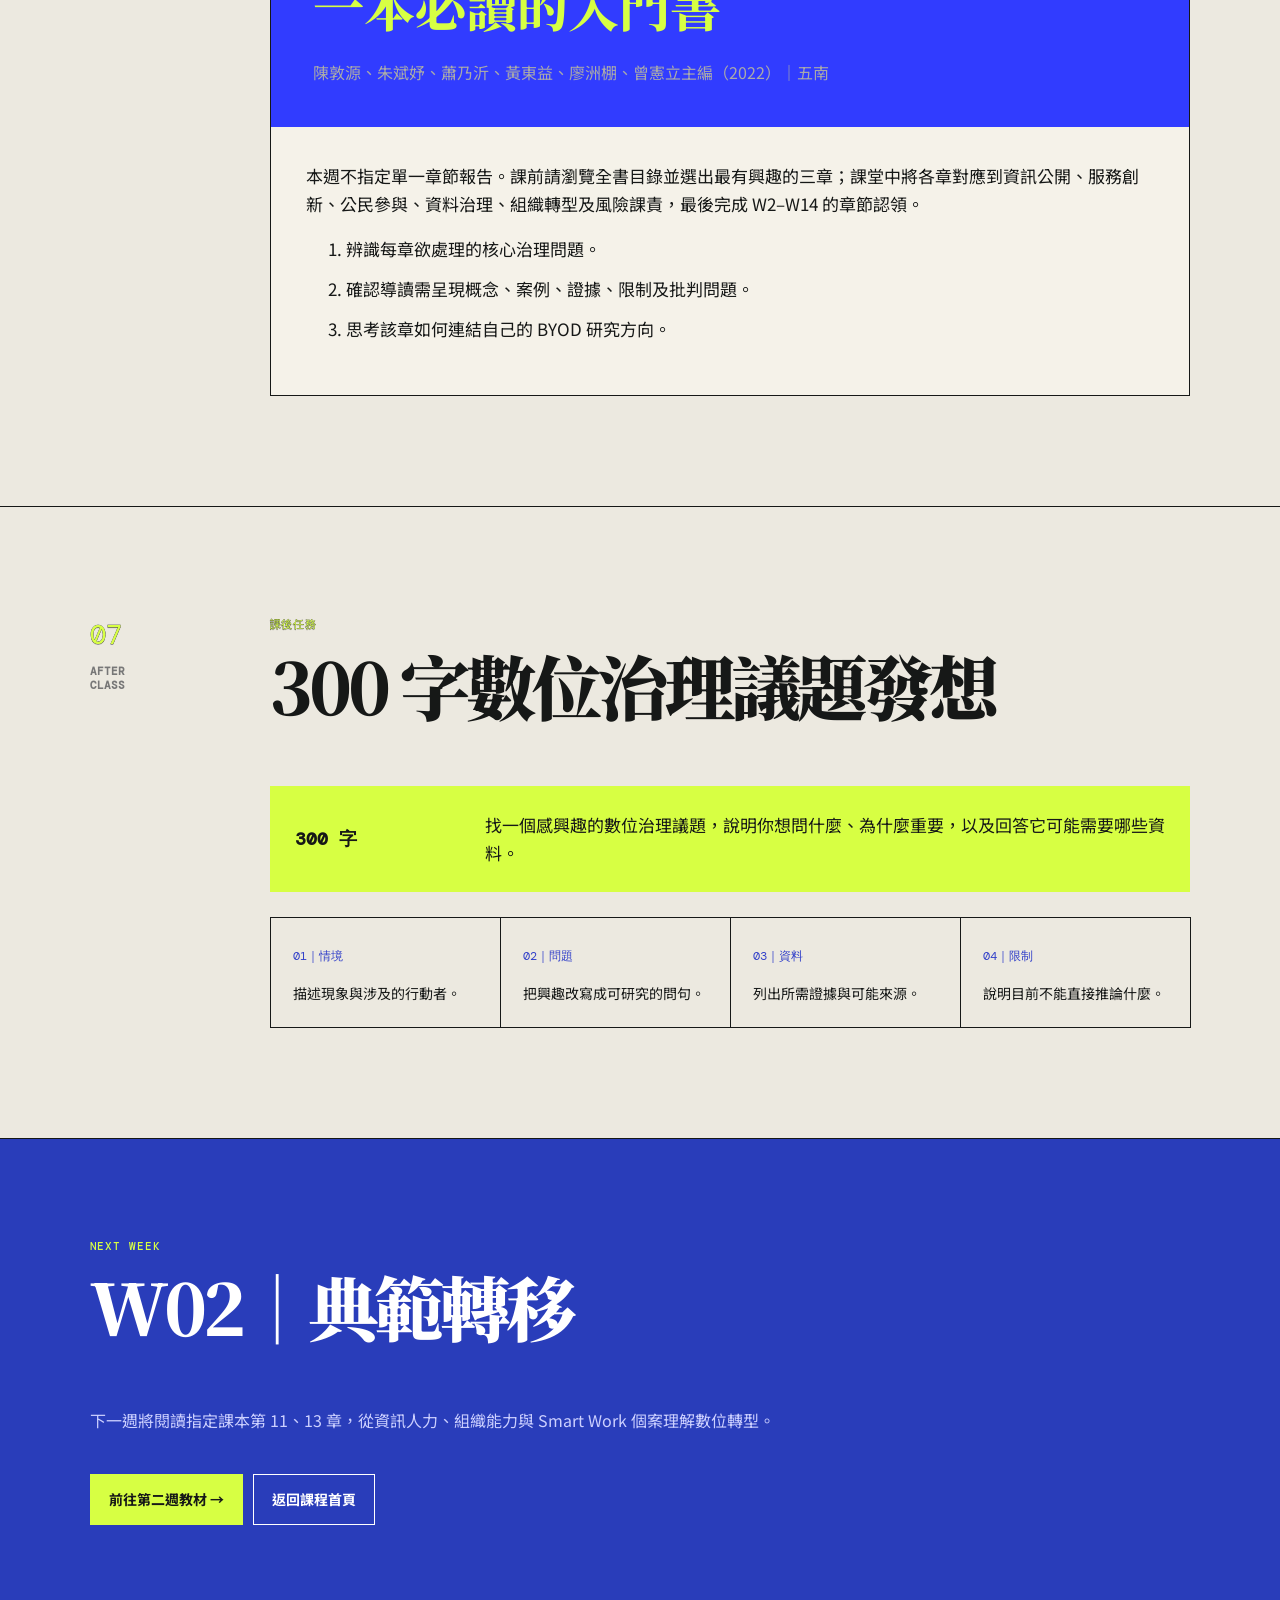
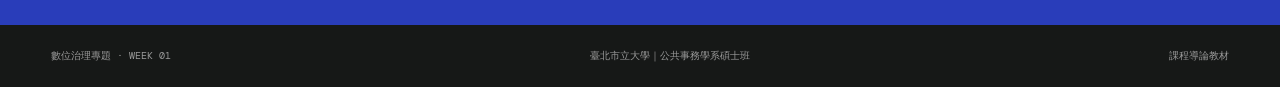
<file: week01.html>
<!doctype html>
<html lang="zh-Hant">
<head>
  <meta charset="utf-8">
  <meta name="viewport" content="width=device-width, initial-scale=1">
  <meta name="description" content="數位治理專題第一週教材：為什麼公共事務需要研究數位治理">
  <title>W01 課程導論｜數位治理專題</title>
  <link rel="preconnect" href="https://fonts.googleapis.com">
  <link rel="preconnect" href="https://fonts.gstatic.com" crossorigin>
  <link href="https://fonts.googleapis.com/css2?family=DM+Mono:wght@400;500&family=Noto+Sans+TC:wght@400;500;600;700;800;900&family=Noto+Serif+TC:wght@600;700;900&display=swap" rel="stylesheet">
  <link rel="stylesheet" href="styles.css">
  <link rel="stylesheet" href="week02.css">
  <link rel="stylesheet" href="week01.css">
</head>
<body class="w2-page w1-page">
  <div class="progress" id="progress" aria-hidden="true"></div>
  <header class="site-header dark-head">
    <a class="brand" href="index.html"><span class="brand-mark">DG</span><span>數位治理專題</span></a>
    <button class="menu-button" aria-label="開啟選單" aria-expanded="false">選單</button>
    <nav class="nav"><a href="index.html">課程首頁</a><a href="#concepts">核心概念</a><a href="#runofshow">教學流程</a><a href="#workshop">課堂實作</a><a href="#assignment">課後任務</a></nav>
  </header>
  <main>
    <div class="course-path">
      <a href="index.html">課程首頁</a><span>／</span><a href="index.html#roadmap">課程地圖</a><span>／</span><b>W01 課程導論</b>
      <details class="week-picker"><summary>切換週次</summary><div><a class="active" href="week01.html"><b>W01</b>課程導論</a><a href="week02.html"><b>W02</b>典範轉移</a><span><b>W03</b>資料的世界 · 準備中</span><span><b>W04—W18</b>尚未上線</span></div></details>
    </div>
    <section class="w2-hero" id="top">
      <div class="orbit" aria-hidden="true"><i></i><i></i><i></i></div>
      <div class="w2-hero-copy"><p class="eyebrow">WEEK 01 · COURSE ORIENTATION</p><span class="w2-number">01</span><h1>課程<br><em>導論</em></h1><p>為什麼公共事務需要研究數位治理？</p></div>
      <aside class="week-brief"><span>THIS WEEK’S QUESTION</span><blockquote>當科技進入政府，改變的只是服務工具，還是公共治理的權力關係？</blockquote><dl><div><dt>專書安排</dt><dd>全書架構導覽</dd></div><div><dt>課程形式</dt><dd>概念 × 討論 × 初體驗</dd></div><div><dt>建議時間</dt><dd>120 min</dd></div></dl></aside>
    </section>
    <nav class="w2-jump"><a href="#objectives">01 目標</a><a href="#concepts">02 概念</a><a href="#case">03 提問</a><a href="#runofshow">04 流程</a><a href="#workshop">05 實作</a><a href="#reading">06 課本</a><a href="#assignment">07 作業</a></nav>

    <section class="w2-section objectives" id="objectives"><div class="rail"><span>01</span><b>LEARNING<br>OBJECTIVES</b></div><div class="w2-content"><p class="overline">下課以前，你應該能夠</p><div class="objective-grid">
      <article><b>定義</b><p>用自己的話說明數位治理，並指出它不只是政府資訊化。</p></article><article><b>比較</b><p>辨識電子化政府、開放政府、數位治理與智慧政府的焦點差異。</p></article><article><b>提問</b><p>從效率、公平、透明與課責角度，提出一個可以研究的治理問題。</p></article><article><b>操作</b><p>匯入一份 CSV、完成欄位健檢，並產出第一張圖表。</p></article>
    </div><p class="source-line">課綱依據：Week 1〈課程導論——為什麼公共事務需要研究數位治理？〉。</p></div></section>

    <section class="w2-section thesis" id="concepts"><div class="rail"><span>02</span><b>CORE<br>CONCEPTS</b></div><div class="w2-content"><p class="overline">四種觀看政府的鏡頭</p><h2>從服務上網，走向<em>治理關係重組。</em></h2>
      <div class="w1-concepts">
        <article><span>01</span><b>電子化政府</b><p>運用資訊科技提升行政效率與服務可及性。</p><small>追問：服務上線等於轉型嗎？</small></article>
        <article><span>02</span><b>開放政府</b><p>透過透明、參與與協作提升民主治理品質。</p><small>追問：公開資料真的能被使用嗎？</small></article>
        <article><span>03</span><b>數位治理</b><p>科技重組政府、社會與市場之間的資料、權責與決策。</p><small>追問：誰設定規則、誰負責？</small></article>
        <article><span>04</span><b>智慧政府</b><p>運用即時資料與智慧技術感知、預測並回應公共需求。</p><small>追問：更聰明是否也更公平？</small></article>
      </div>
      <div class="evidence-callout"><span>WORKING DEFINITION</span><p>數位治理，是政府、公民、企業與科技系統共同處理公共問題時，權責、資料、決策與公共價值被重新配置的過程。</p><cite>本課程工作定義，用於後續週次共同對話。</cite></div>
    </div></section>

    <section class="w2-section case" id="case"><div class="rail"><span>03</span><b>GOVERNANCE<br>QUESTIONS</b></div><div class="w2-content"><p class="overline">案例討論</p><h2>一項數位服務，四種治理問題</h2><p class="lead-copy">以疫苗預約系統或其他熟悉的政府數位服務為例，為每個問題列出一項可觀察的證據。</p>
      <div class="w1-question-grid"><article><b>效率</b><p>系統是否降低等待時間與行政成本？</p><small>資料：處理時間、服務量、完成率</small></article><article><b>公平</b><p>哪些群體較難完成線上申辦？</p><small>資料：年齡、地區、障礙與通路</small></article><article><b>透明</b><p>分配與排序規則能否被理解和檢驗？</p><small>資料：規則文件、說明頁與申訴紀錄</small></article><article><b>課責</b><p>系統出錯時，由誰負責並如何補救？</p><small>資料：權責規範、事件與處理紀錄</small></article></div>
    </div></section>

    <section class="w2-section runofshow" id="runofshow"><div class="rail"><span>04</span><b>RUN OF<br>SHOW</b></div><div class="w2-content"><p class="overline">120 分鐘教學流程</p><h2>概念對齊 × 案例觀察 × 資料實作</h2><div class="w2-timeline">
      <article><time>00—10</time><div><b>開場：科技改變了哪一次政府互動？</b><p>寫下一個親身經驗，區分「變快了」與「治理關係改變了」。</p></div></article>
      <article><time>10—35</time><div><b>微講授：四個概念、四種鏡頭</b><p>比較目的、參與者、資料流與可能風險。</p></div></article>
      <article><time>35—55</time><div><b>案例拆解：從功能清單轉向治理提問</b><p>以效率、公平、透明與課責四軸分析政府數位服務。</p></div></article>
      <article><time>55—65</time><div><b>Break</b><p>休息並完成分組及導讀章節初步認領。</p></div></article>
      <article><time>65—95</time><div><b>Antigravity Lab：第一份資料、第一張圖</b><p>匯入示範 CSV、辨識欄位、檢查資料並比較服務滿意度。</p></div></article>
      <article><time>95—112</time><div><b>圖表不是答案</b><p>分別寫出一項資料事實、一個可能解釋與一項研究限制。</p></div></article>
      <article><time>112—120</time><div><b>Exit ticket</b><p>提交研究議題、暫定問題與可能資料來源。</p></div></article>
    </div></div></section>

    <section class="w2-section workshop" id="workshop"><div class="rail"><span>05</span><b>ANTIGRAVITY<br>LAB</b></div><div class="w2-content"><p class="overline">政府數位服務體驗資料</p><h2>用資料提出問題，不急著給答案</h2>
      <div class="lab-instruction"><div><b>INPUT</b><p>下載並匯入 24 筆教學用虛擬資料。</p></div><div><b>PROCESS</b><p>確認觀察單位、欄位型別、缺漏值與各群樣本數。</p></div><div><b>OUTPUT</b><p>依年齡層比較平均滿意度並製作排序長條圖。</p></div></div>
      <aside class="w2-prompt"><span>PROMPT 01 · FIRST CHART</span><pre id="w1Prompt">請先說明這份資料一列代表什麼，列出欄位型別與缺漏值。接著依年齡層計算平均滿意度與樣本數，製作由高至低的長條圖。不要推測原因，並提醒我這份資料的限制。</pre><button class="copy-button" data-copy="w1Prompt">複製提示語</button></aside>
      <div class="w1-download"><a class="button primary" href="data/week1_digital_service_demo.csv" download>下載示範資料 CSV ↓</a><span>教學用虛擬資料，不代表真實政策成效</span></div>
      <div class="verification"><h3>三層結果檢核</h3><label><input type="checkbox"> FACT：只描述圖表可直接觀察的資料事實</label><label><input type="checkbox"> INFERENCE：把可能解釋標示為仍待驗證的推論</label><label><input type="checkbox"> LIMIT：指出資料無法支持的結論</label></div>
    </div></section>

    <section class="w2-section chapters" id="reading"><div class="rail"><span>06</span><b>COURSE<br>BOOK</b></div><div class="w2-content"><p class="overline">指定課本</p><h2>第一週：全書架構導覽</h2>
      <article class="chapter-feature w1-book"><header><span>REQUIRED TEXTBOOK</span><h3>政府數位轉型<br><em>一本必讀的入門書</em></h3><p>陳敦源、朱斌妤、蕭乃沂、黃東益、廖洲棚、曾憲立主編（2022）｜五南</p></header><div class="w1-book-body"><p>本週不指定單一章節報告。課前請瀏覽全書目錄並選出最有興趣的三章；課堂中將各章對應到資訊公開、服務創新、公民參與、資料治理、組織轉型及風險課責，最後完成 W2–W14 的章節認領。</p><ol><li>辨識每章欲處理的核心治理問題。</li><li>確認導讀需呈現概念、案例、證據、限制及批判問題。</li><li>思考該章如何連結自己的 BYOD 研究方向。</li></ol></div></article>
    </div></section>

    <section class="w2-section assignment" id="assignment"><div class="rail"><span>07</span><b>AFTER<br>CLASS</b></div><div class="w2-content"><p class="overline">課後任務</p><h2>300 字數位治理議題發想</h2><div class="assignment-brief"><span>300 字</span><p>找一個感興趣的數位治理議題，說明你想問什麼、為什麼重要，以及回答它可能需要哪些資料。</p></div><div class="submission-grid"><article><b>01｜情境</b><p>描述現象與涉及的行動者。</p></article><article><b>02｜問題</b><p>把興趣改寫成可研究的問句。</p></article><article><b>03｜資料</b><p>列出所需證據與可能來源。</p></article><article><b>04｜限制</b><p>說明目前不能直接推論什麼。</p></article></div></div></section>

    <section class="w2-references"><p class="overline">NEXT WEEK</p><h2>W02｜典範轉移</h2><p>下一週將閱讀指定課本第 11、13 章，從資訊人力、組織能力與 Smart Work 個案理解數位轉型。</p><a class="button primary" href="week02.html">前往第二週教材 →</a><a class="button home-button" href="index.html">返回課程首頁</a></section>
  </main>
  <footer><span>數位治理專題 · WEEK 01</span><span>臺北市立大學｜公共事務學系碩士班</span><span>課程導論教材</span></footer>
  <div class="toast" role="status" aria-live="polite">已複製</div><script src="app.js"></script>
</body>
</html>
</file>
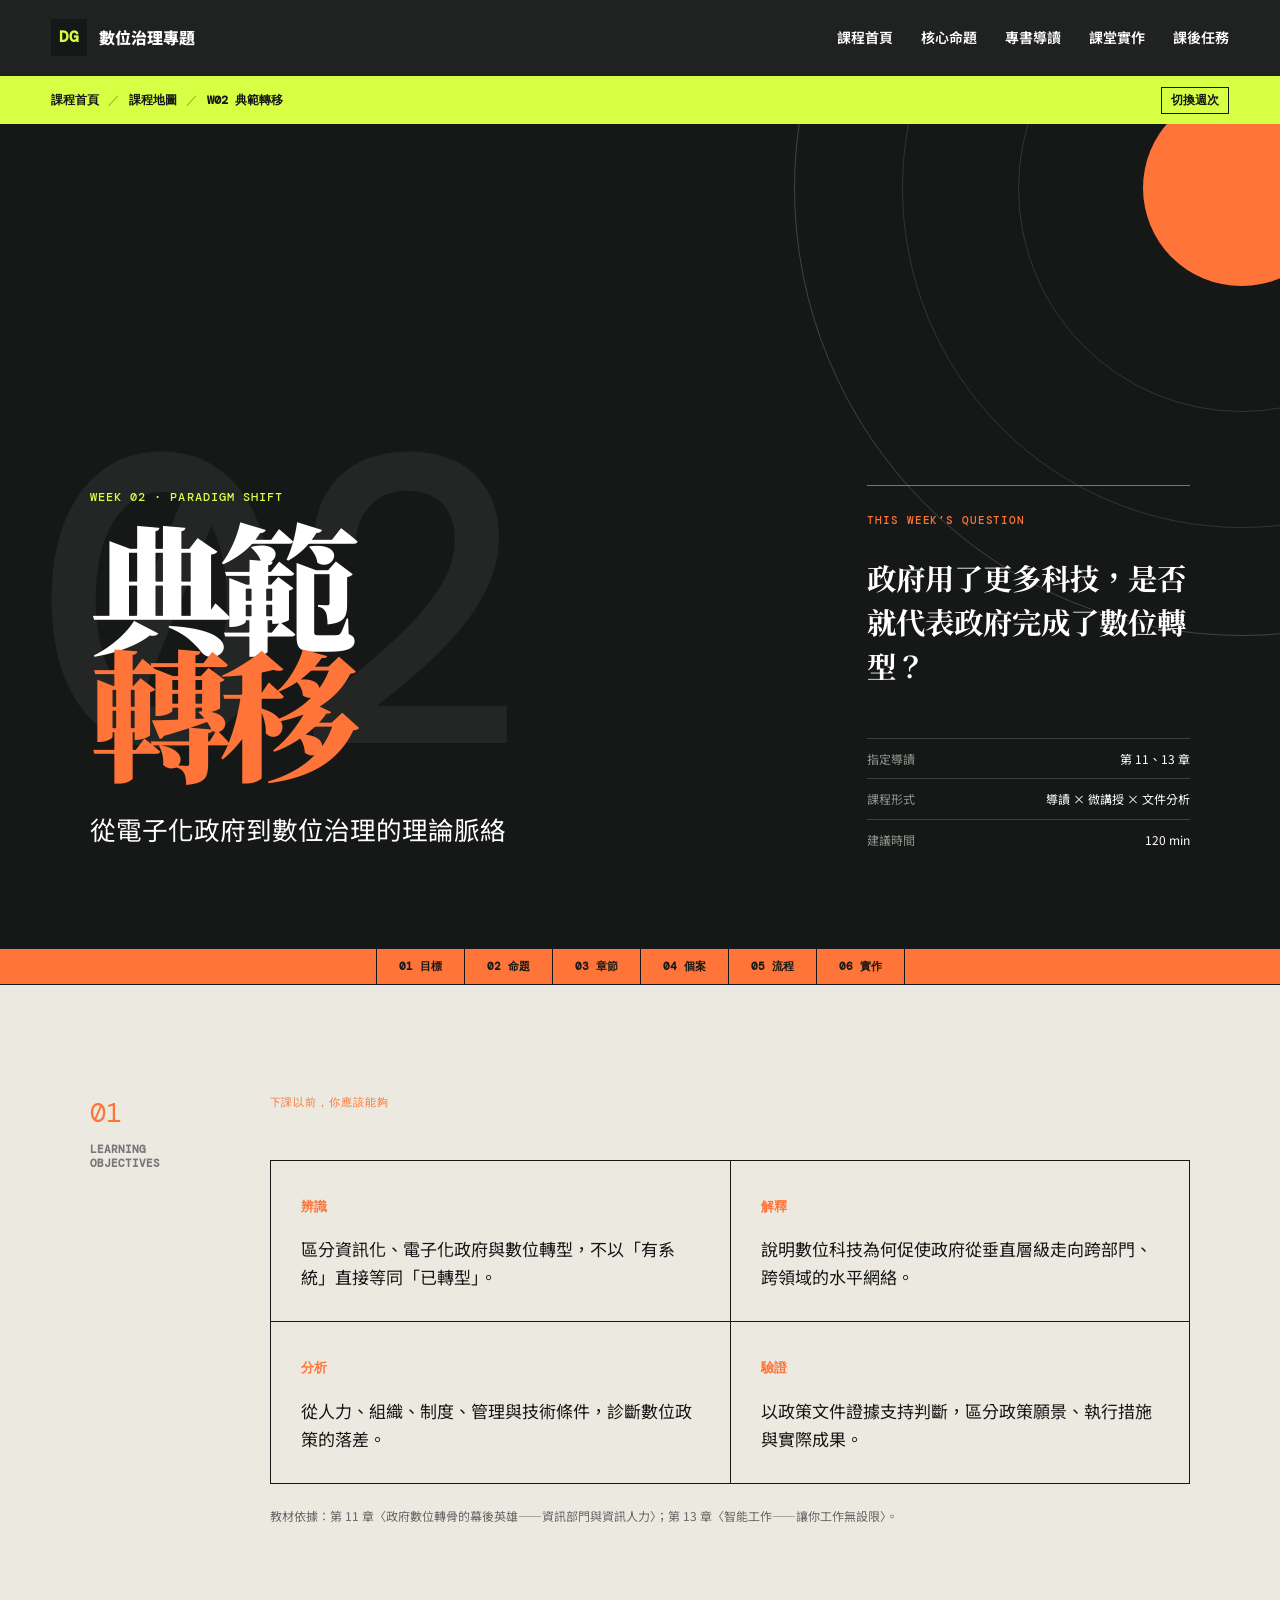
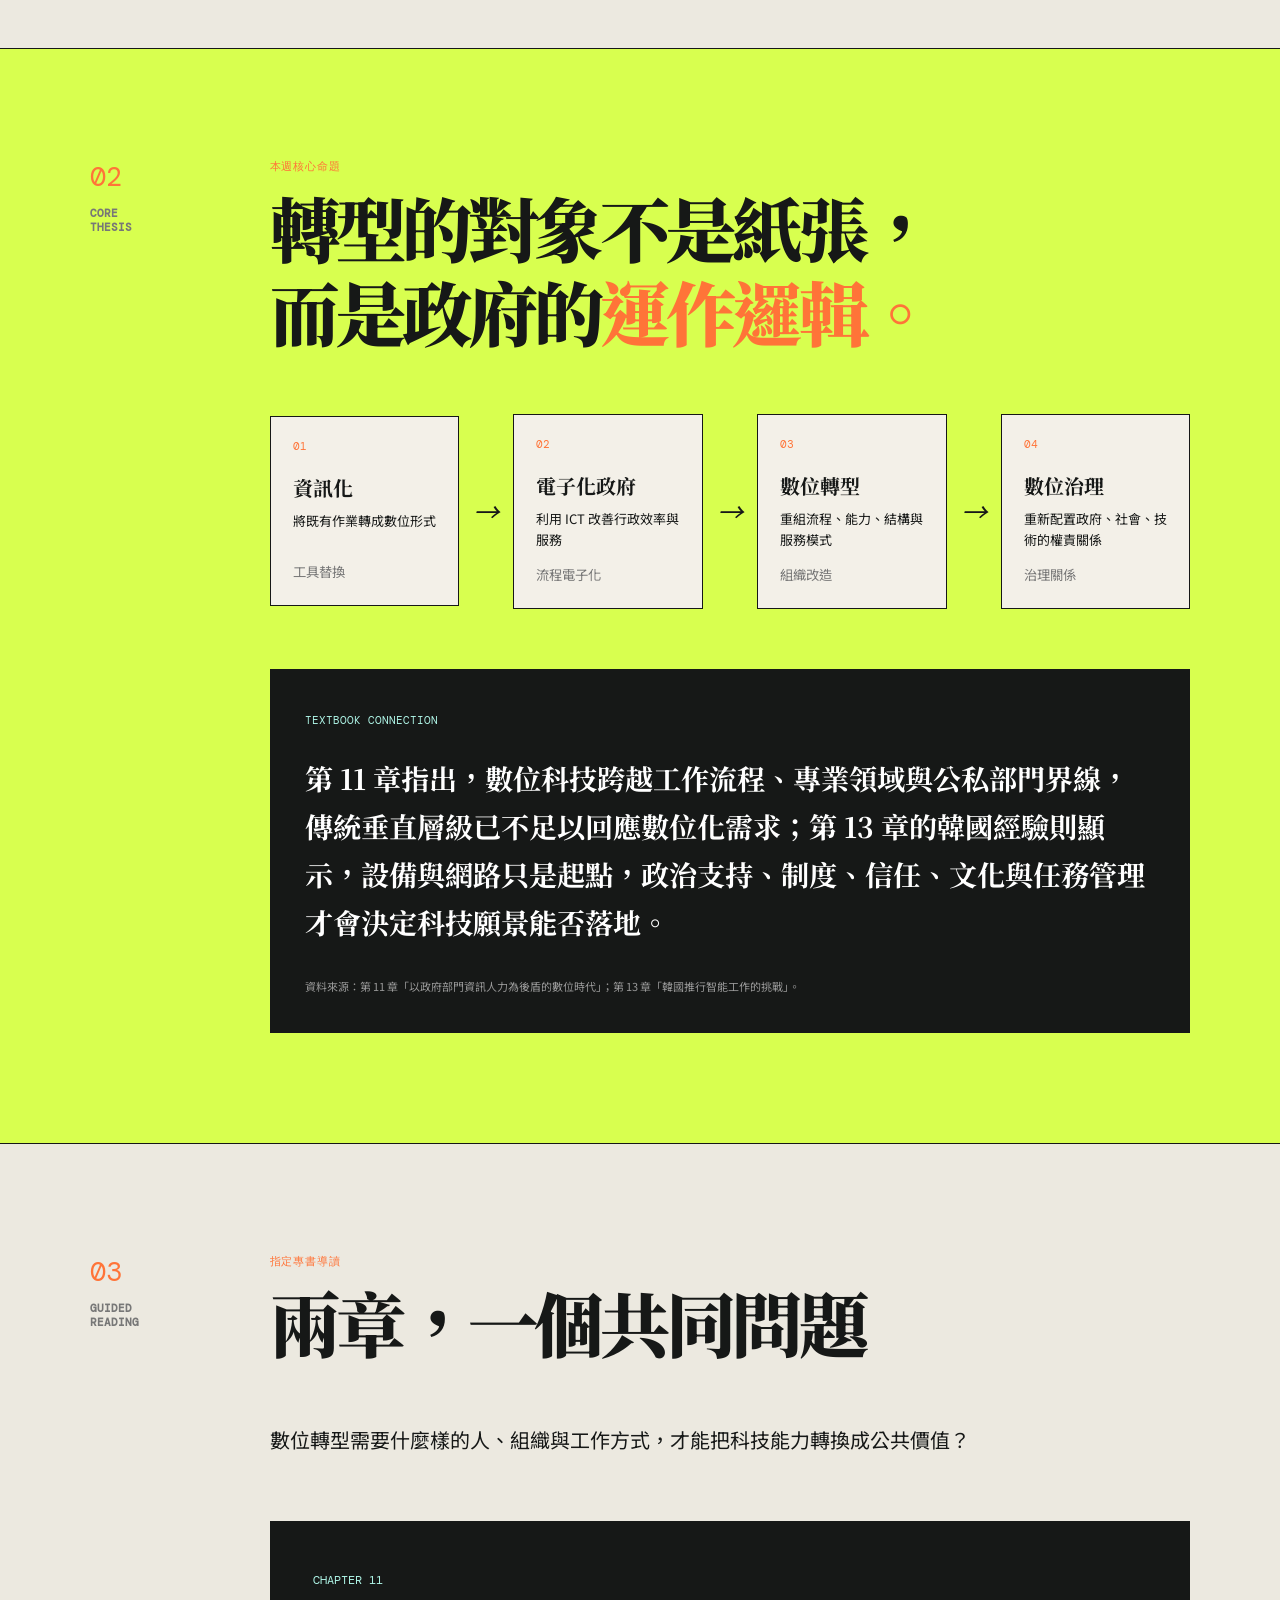
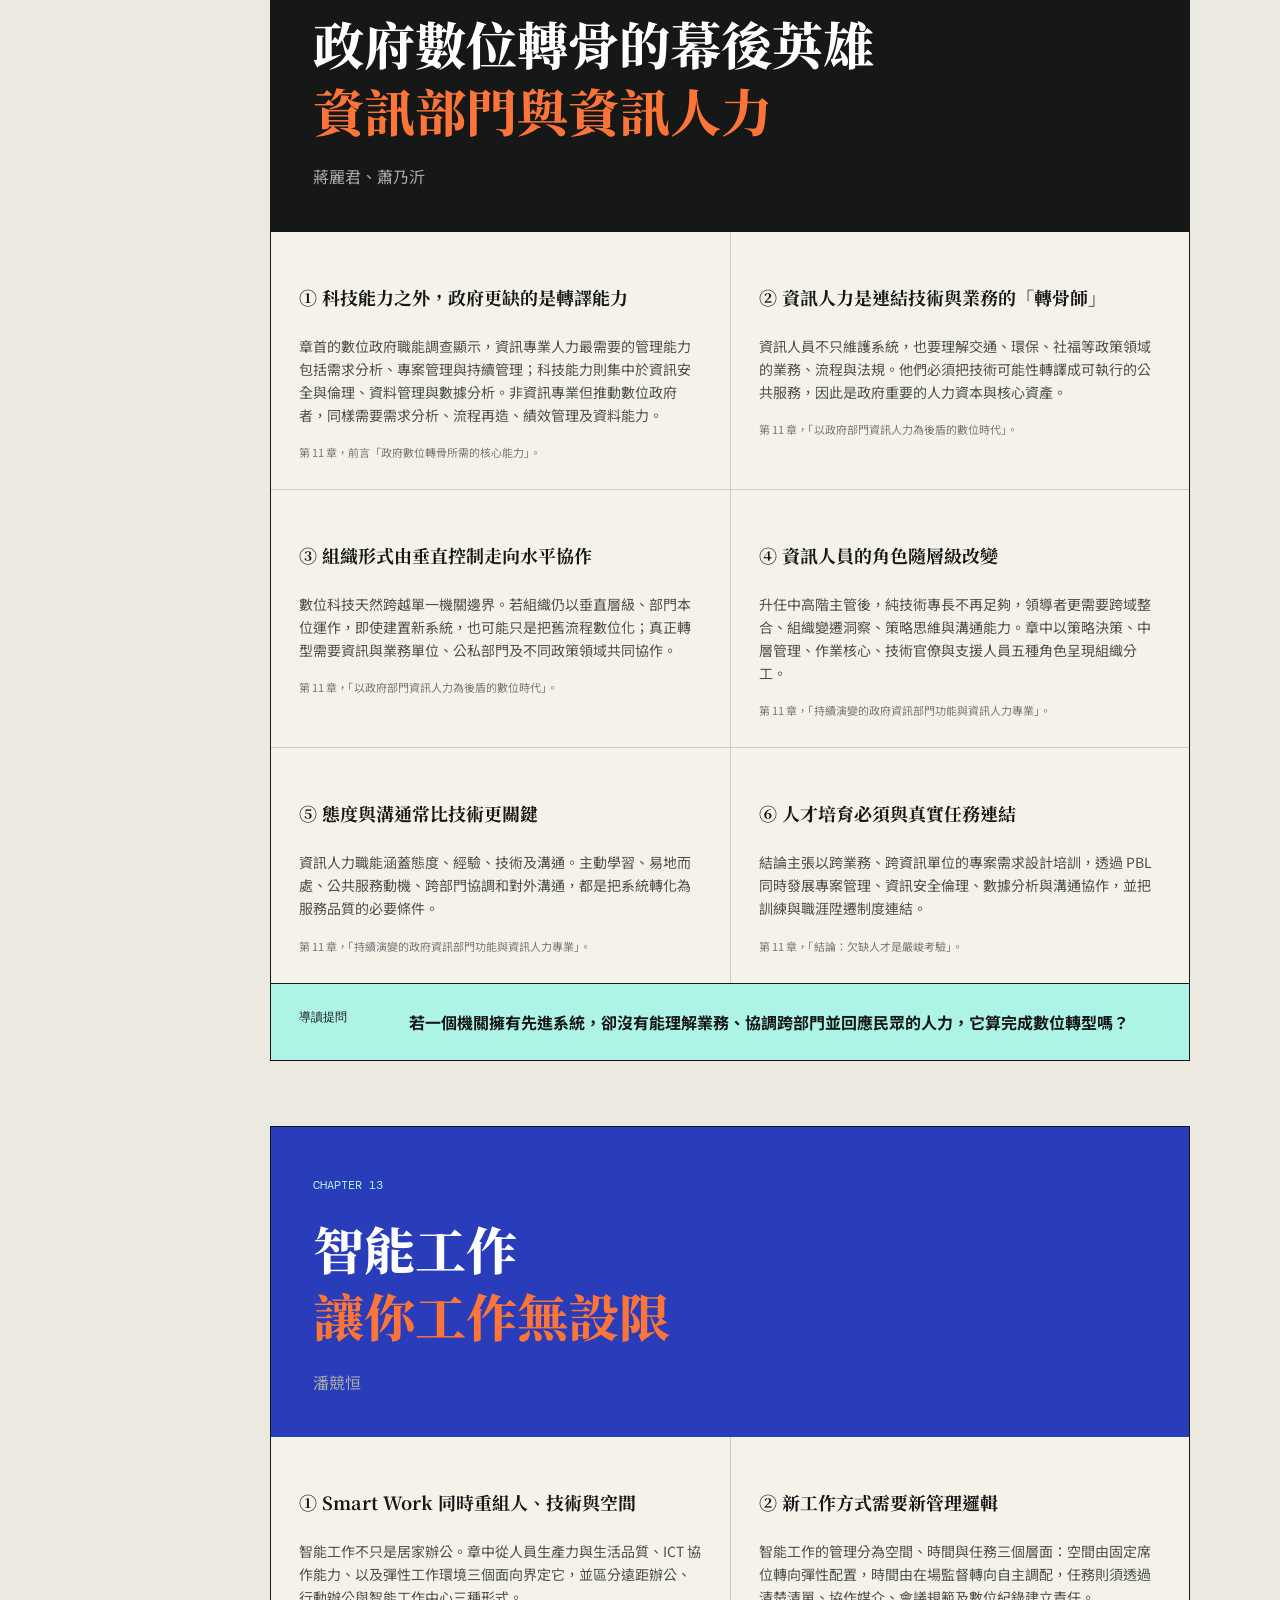
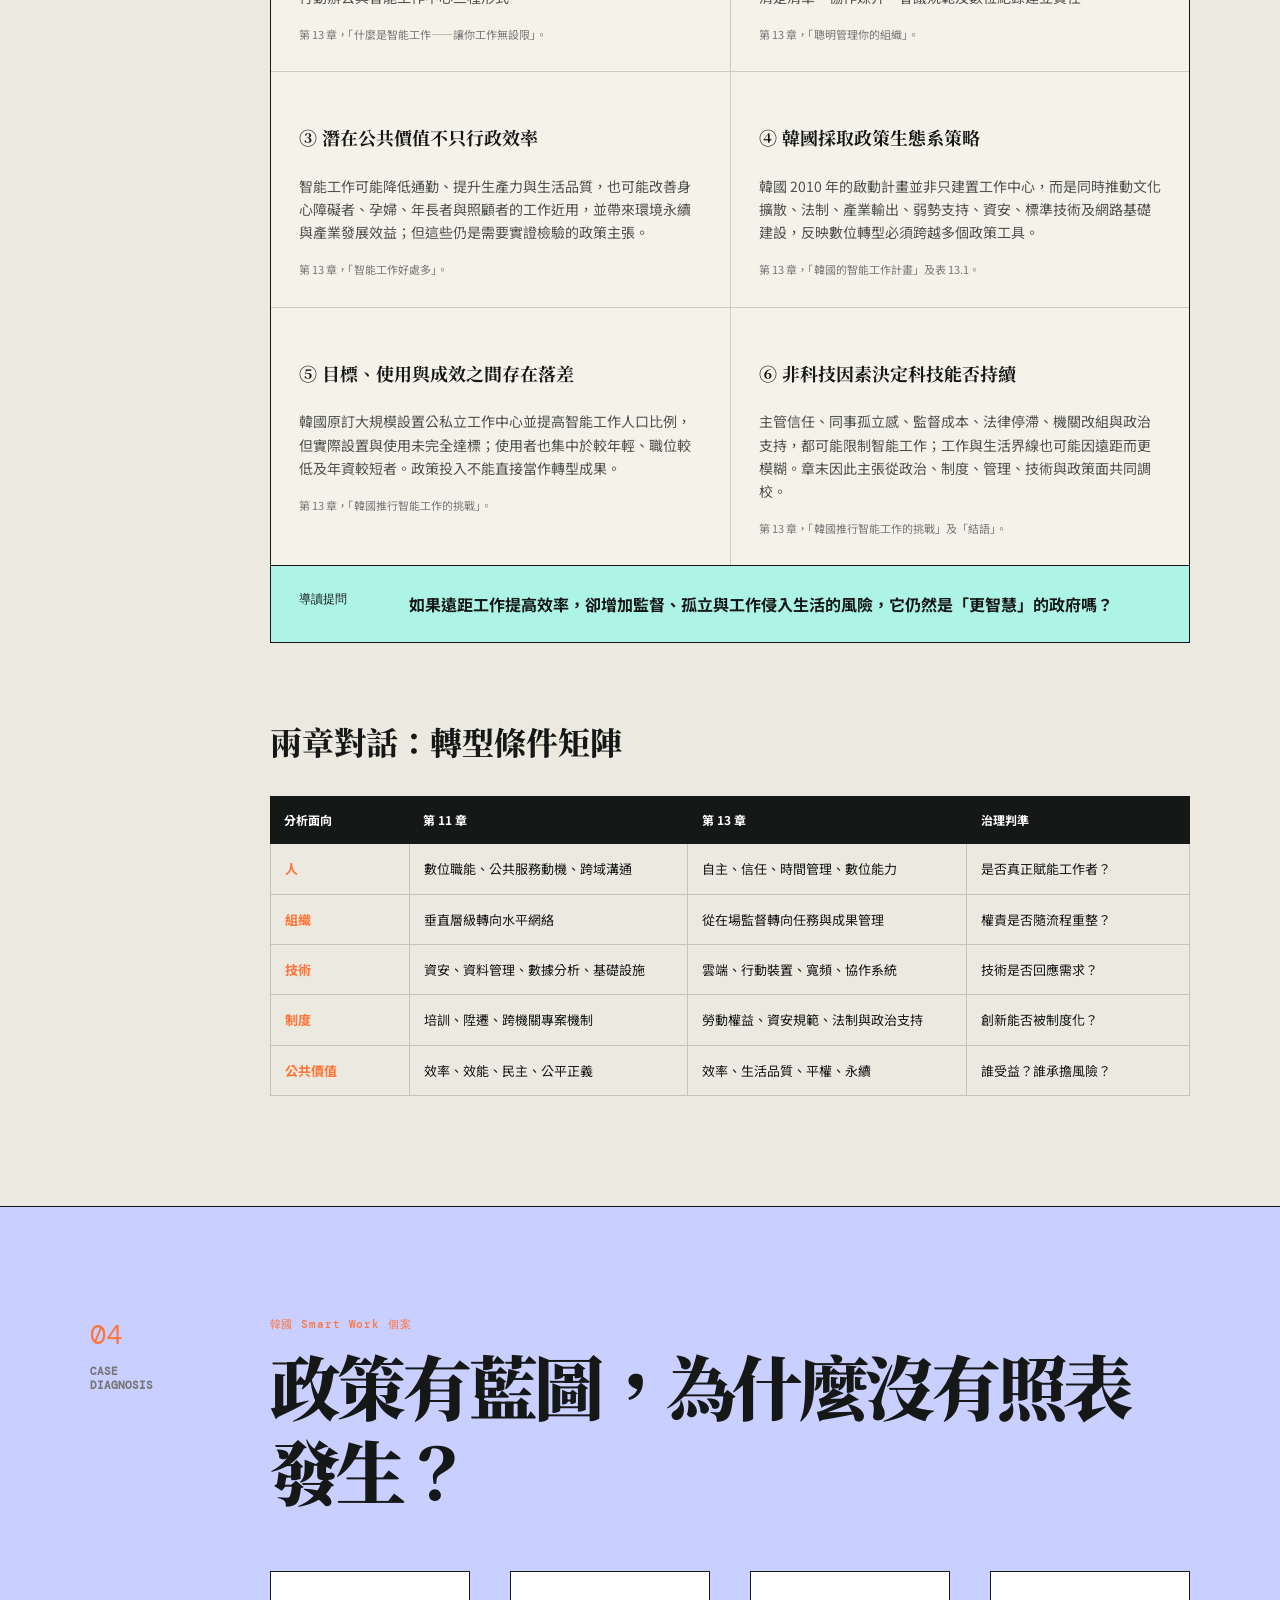
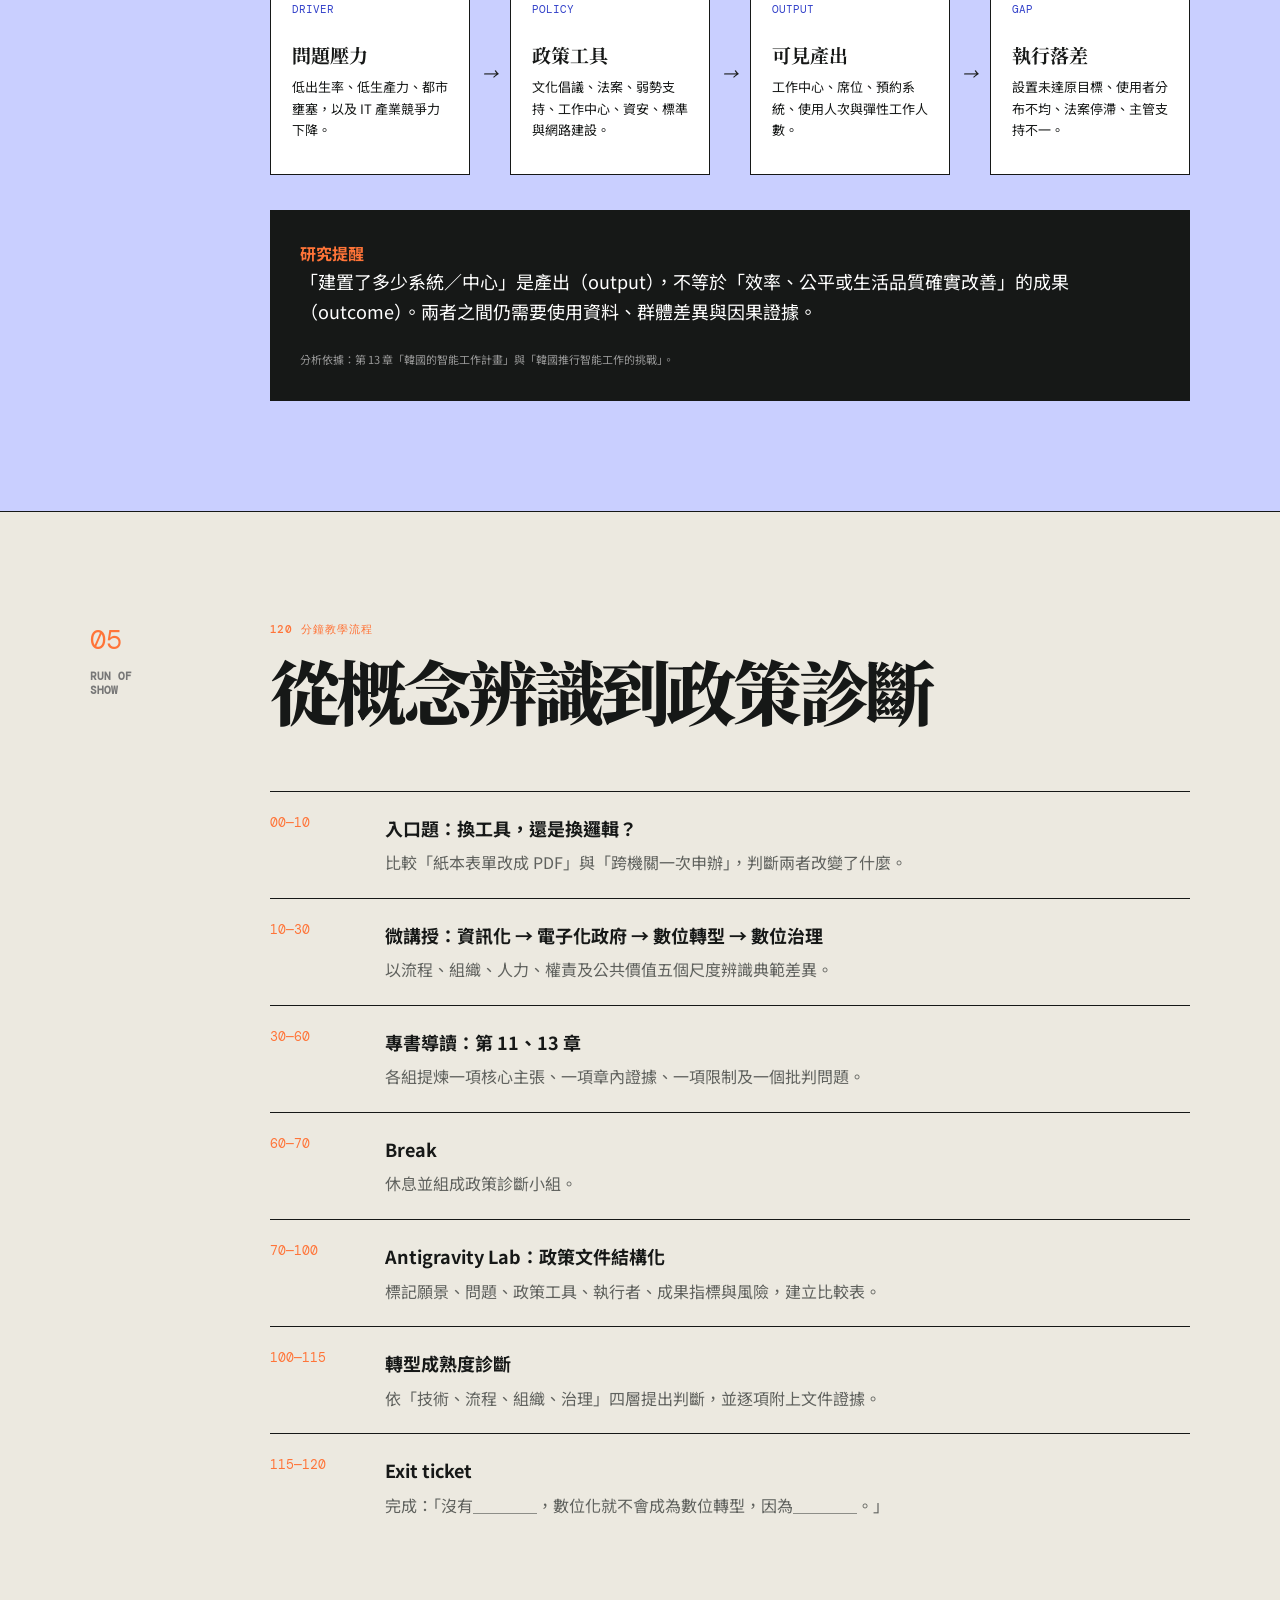
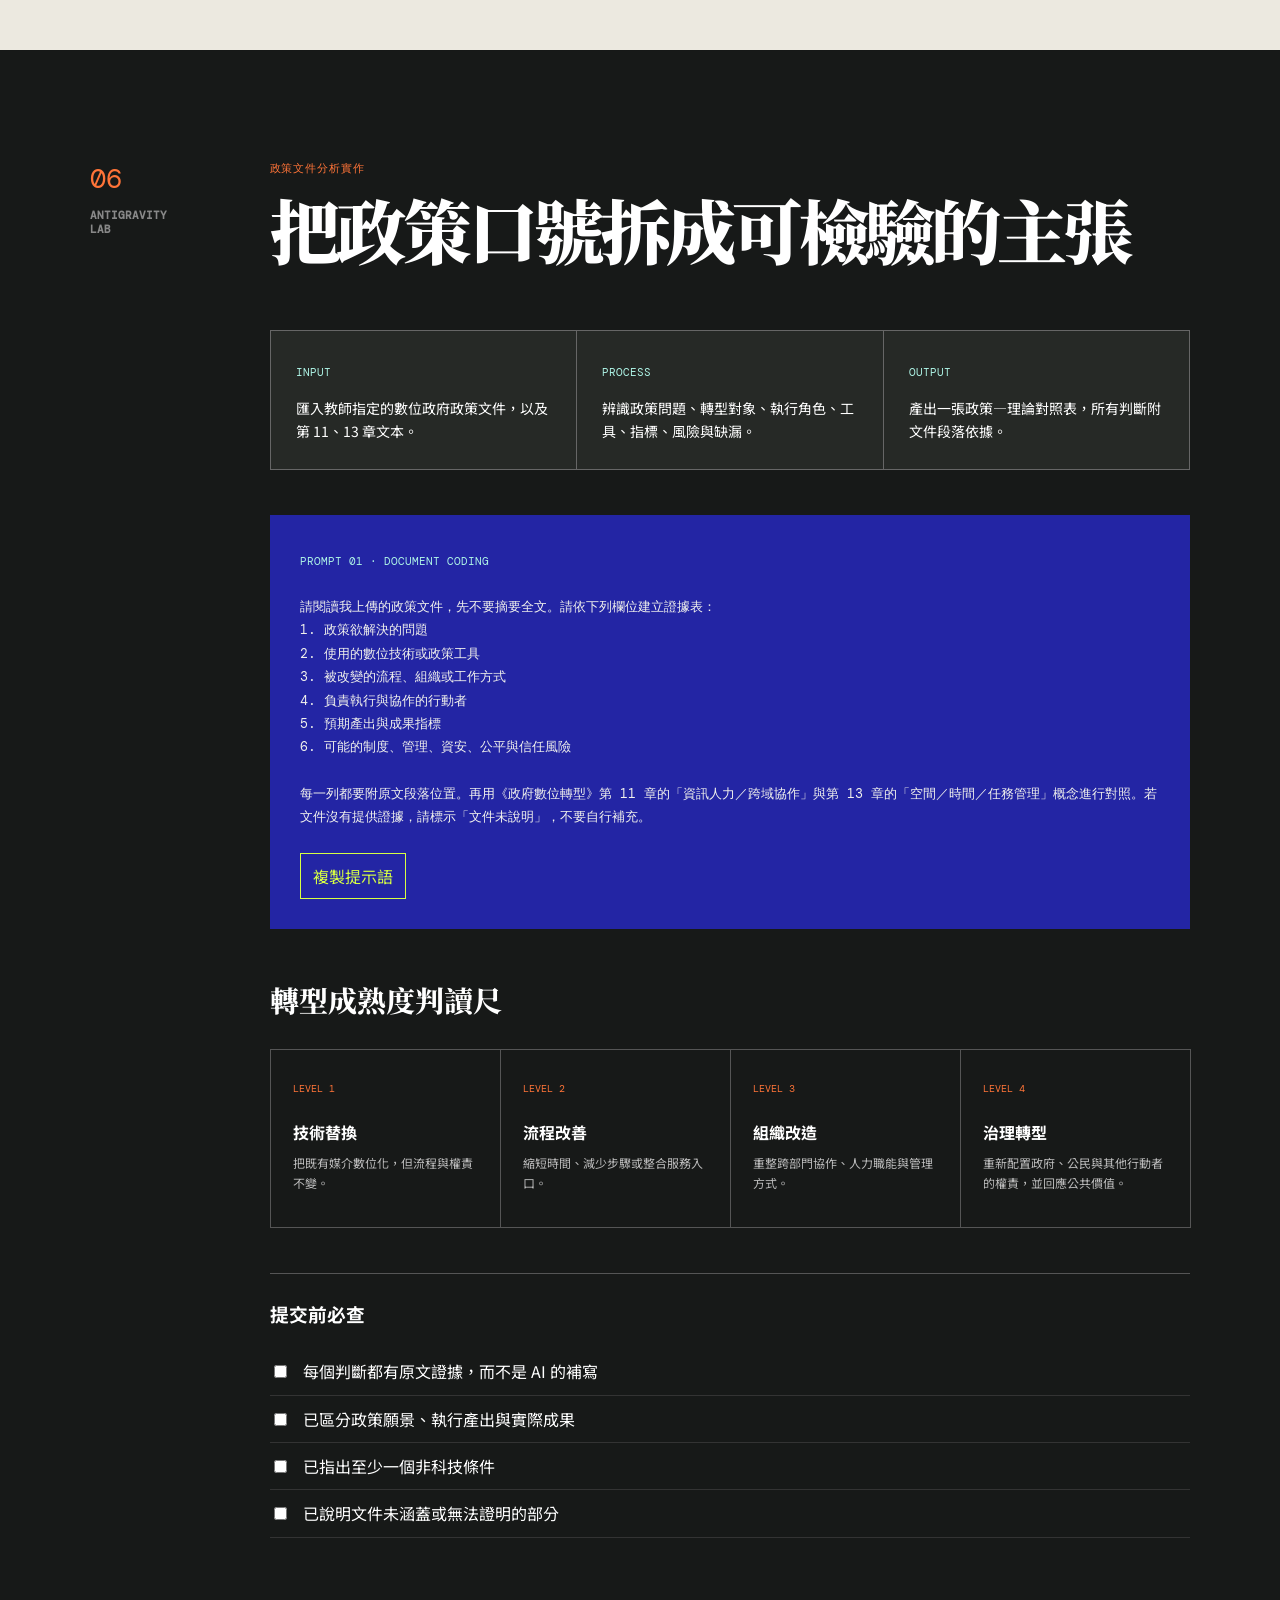
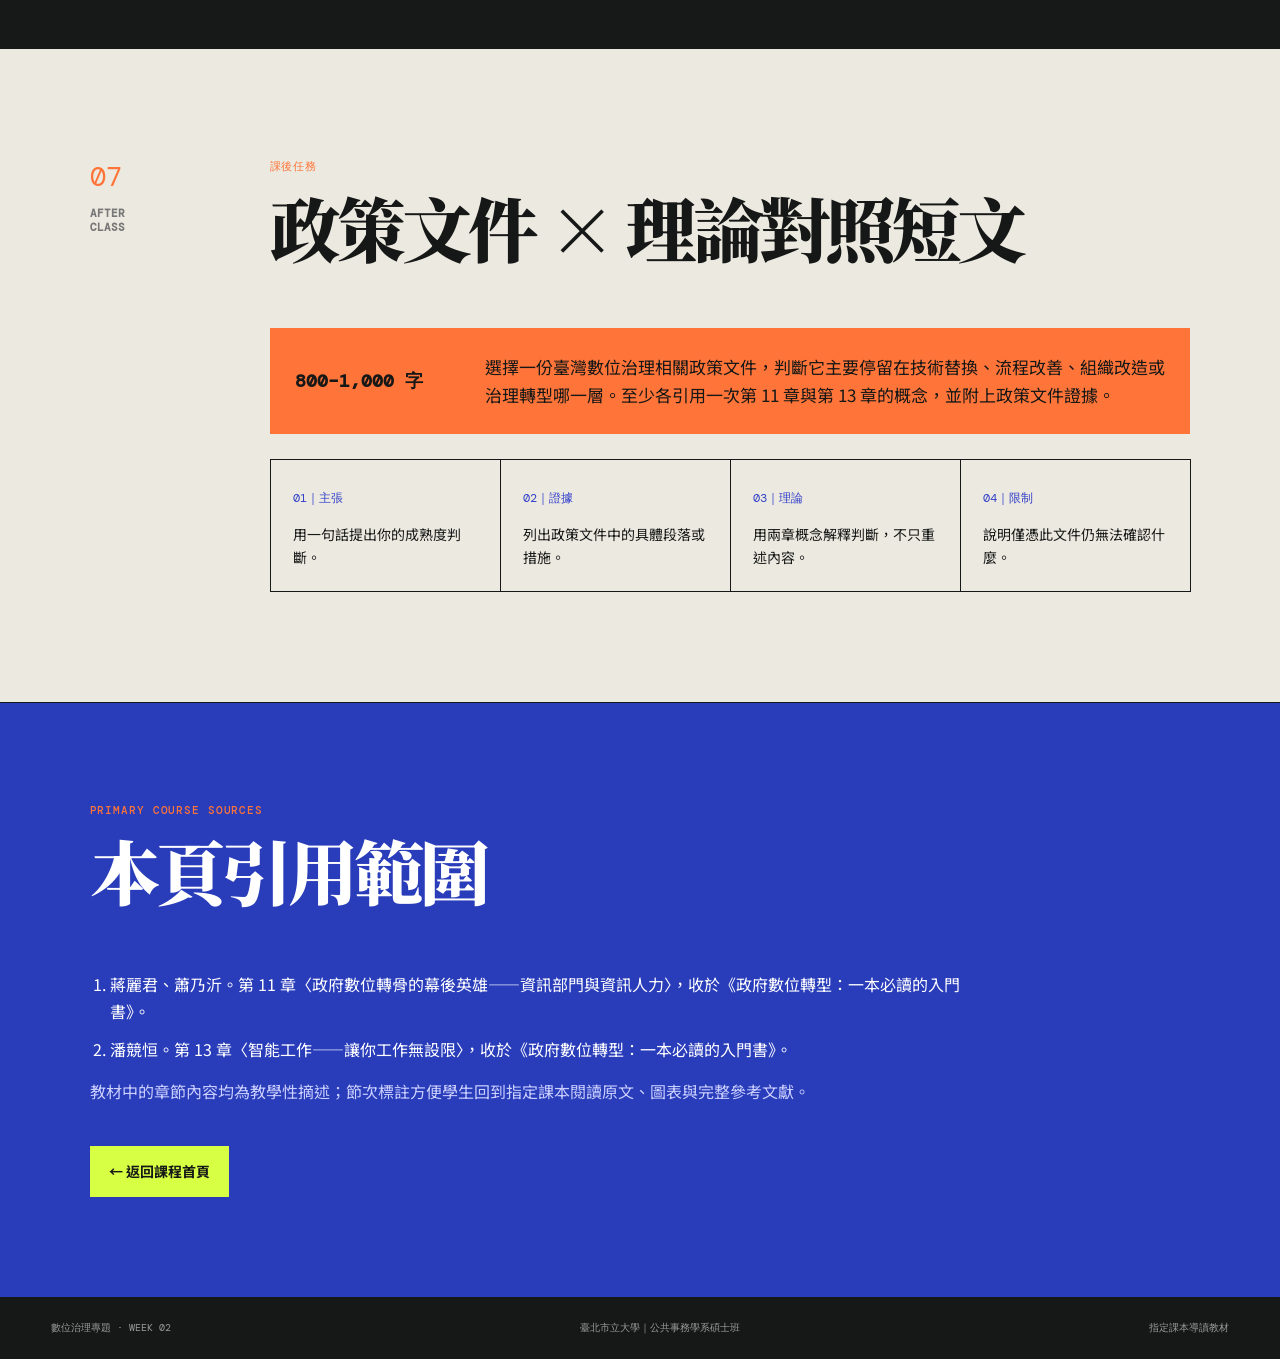
<file: week02.html>
<!doctype html>
<html lang="zh-Hant">
<head>
  <meta charset="utf-8">
  <meta name="viewport" content="width=device-width, initial-scale=1">
  <meta name="description" content="數位治理專題第二週教材：從電子化政府到數位治理的典範轉移">
  <title>W02 典範轉移｜數位治理專題</title>
  <link rel="preconnect" href="https://fonts.googleapis.com">
  <link rel="preconnect" href="https://fonts.gstatic.com" crossorigin>
  <link href="https://fonts.googleapis.com/css2?family=DM+Mono:wght@400;500&family=Noto+Sans+TC:wght@400;500;600;700;800;900&family=Noto+Serif+TC:wght@600;700;900&display=swap" rel="stylesheet">
  <link rel="stylesheet" href="styles.css">
  <link rel="stylesheet" href="week02.css">
</head>
<body class="w2-page">
  <div class="progress" id="progress" aria-hidden="true"></div>
  <header class="site-header dark-head">
    <a class="brand" href="index.html"><span class="brand-mark">DG</span><span>數位治理專題</span></a>
    <button class="menu-button" aria-label="開啟選單" aria-expanded="false">選單</button>
    <nav class="nav" aria-label="第二週教材導覽">
      <a href="index.html#roadmap">課程首頁</a><a href="#thesis">核心命題</a><a href="#chapters">專書導讀</a><a href="#workshop">課堂實作</a><a href="#assignment">課後任務</a>
    </nav>
  </header>

  <main>
    <div class="course-path" aria-label="課程位置">
      <a href="index.html">課程首頁</a><span>／</span><a href="index.html#roadmap">課程地圖</a><span>／</span><b>W02 典範轉移</b>
      <details class="week-picker"><summary>切換週次</summary><div><a href="week01.html"><b>W01</b>課程導論</a><a class="active" href="week02.html"><b>W02</b>典範轉移</a><span><b>W03</b>資料的世界 · 準備中</span><span><b>W04—W18</b>尚未上線</span></div></details>
    </div>
    <section class="w2-hero" id="top">
      <div class="orbit" aria-hidden="true"><i></i><i></i><i></i></div>
      <div class="w2-hero-copy">
        <p class="eyebrow">WEEK 02 · PARADIGM SHIFT</p>
        <span class="w2-number">02</span>
        <h1>典範<br><em>轉移</em></h1>
        <p>從電子化政府到數位治理的理論脈絡</p>
      </div>
      <aside class="week-brief">
        <span>THIS WEEK’S QUESTION</span>
        <blockquote>政府用了更多科技，是否就代表政府完成了數位轉型？</blockquote>
        <dl><div><dt>指定導讀</dt><dd>第 11、13 章</dd></div><div><dt>課程形式</dt><dd>導讀 × 微講授 × 文件分析</dd></div><div><dt>建議時間</dt><dd>120 min</dd></div></dl>
      </aside>
    </section>

    <nav class="w2-jump" aria-label="頁內導覽"><a href="#objectives">01 目標</a><a href="#thesis">02 命題</a><a href="#chapters">03 章節</a><a href="#case">04 個案</a><a href="#runofshow">05 流程</a><a href="#workshop">06 實作</a></nav>

    <section class="w2-section objectives" id="objectives">
      <div class="rail"><span>01</span><b>LEARNING<br>OBJECTIVES</b></div>
      <div class="w2-content">
        <p class="overline">下課以前，你應該能夠</p>
        <div class="objective-grid">
          <article><b>辨識</b><p>區分資訊化、電子化政府與數位轉型，不以「有系統」直接等同「已轉型」。</p></article>
          <article><b>解釋</b><p>說明數位科技為何促使政府從垂直層級走向跨部門、跨領域的水平網絡。</p></article>
          <article><b>分析</b><p>從人力、組織、制度、管理與技術條件，診斷數位政策的落差。</p></article>
          <article><b>驗證</b><p>以政策文件證據支持判斷，區分政策願景、執行措施與實際成果。</p></article>
        </div>
        <p class="source-line">教材依據：第 11 章〈政府數位轉骨的幕後英雄——資訊部門與資訊人力〉；第 13 章〈智能工作——讓你工作無設限〉。</p>
      </div>
    </section>

    <section class="w2-section thesis" id="thesis">
      <div class="rail"><span>02</span><b>CORE<br>THESIS</b></div>
      <div class="w2-content">
        <p class="overline">本週核心命題</p>
        <h2>轉型的對象不是紙張，<br>而是政府的<em>運作邏輯。</em></h2>
        <div class="shift-line">
          <article><span>01</span><b>資訊化</b><p>將既有作業轉成數位形式</p><small>工具替換</small></article>
          <i>→</i><article><span>02</span><b>電子化政府</b><p>利用 ICT 改善行政效率與服務</p><small>流程電子化</small></article>
          <i>→</i><article><span>03</span><b>數位轉型</b><p>重組流程、能力、結構與服務模式</p><small>組織改造</small></article>
          <i>→</i><article><span>04</span><b>數位治理</b><p>重新配置政府、社會、技術的權責關係</p><small>治理關係</small></article>
        </div>
        <div class="evidence-callout"><span>TEXTBOOK CONNECTION</span><p>第 11 章指出，數位科技跨越工作流程、專業領域與公私部門界線，傳統垂直層級已不足以回應數位化需求；第 13 章的韓國經驗則顯示，設備與網路只是起點，政治支持、制度、信任、文化與任務管理才會決定科技願景能否落地。</p><cite>資料來源：第 11 章「以政府部門資訊人力為後盾的數位時代」；第 13 章「韓國推行智能工作的挑戰」。</cite></div>
      </div>
    </section>

    <section class="w2-section chapters" id="chapters">
      <div class="rail"><span>03</span><b>GUIDED<br>READING</b></div>
      <div class="w2-content">
        <p class="overline">指定專書導讀</p>
        <h2>兩章，一個共同問題</h2>
        <p class="lead-copy">數位轉型需要什麼樣的人、組織與工作方式，才能把科技能力轉換成公共價值？</p>

        <article class="chapter-feature ch11">
          <header><span>CHAPTER 11</span><h3>政府數位轉骨的幕後英雄<br><em>資訊部門與資訊人力</em></h3><p>蔣麗君、蕭乃沂</p></header>
          <div class="chapter-body">
            <section><h4>① 科技能力之外，政府更缺的是轉譯能力</h4><p>章首的數位政府職能調查顯示，資訊專業人力最需要的管理能力包括需求分析、專案管理與持續管理；科技能力則集中於資訊安全與倫理、資料管理與數據分析。非資訊專業但推動數位政府者，同樣需要需求分析、流程再造、績效管理及資料能力。</p><cite>第 11 章，前言「政府數位轉骨所需的核心能力」。</cite></section>
            <section><h4>② 資訊人力是連結技術與業務的「轉骨師」</h4><p>資訊人員不只維護系統，也要理解交通、環保、社福等政策領域的業務、流程與法規。他們必須把技術可能性轉譯成可執行的公共服務，因此是政府重要的人力資本與核心資產。</p><cite>第 11 章，「以政府部門資訊人力為後盾的數位時代」。</cite></section>
            <section><h4>③ 組織形式由垂直控制走向水平協作</h4><p>數位科技天然跨越單一機關邊界。若組織仍以垂直層級、部門本位運作，即使建置新系統，也可能只是把舊流程數位化；真正轉型需要資訊與業務單位、公私部門及不同政策領域共同協作。</p><cite>第 11 章，「以政府部門資訊人力為後盾的數位時代」。</cite></section>
            <section><h4>④ 資訊人員的角色隨層級改變</h4><p>升任中高階主管後，純技術專長不再足夠，領導者更需要跨域整合、組織變遷洞察、策略思維與溝通能力。章中以策略決策、中層管理、作業核心、技術官僚與支援人員五種角色呈現組織分工。</p><cite>第 11 章，「持續演變的政府資訊部門功能與資訊人力專業」。</cite></section>
            <section><h4>⑤ 態度與溝通常比技術更關鍵</h4><p>資訊人力職能涵蓋態度、經驗、技術及溝通。主動學習、易地而處、公共服務動機、跨部門協調和對外溝通，都是把系統轉化為服務品質的必要條件。</p><cite>第 11 章，「持續演變的政府資訊部門功能與資訊人力專業」。</cite></section>
            <section><h4>⑥ 人才培育必須與真實任務連結</h4><p>結論主張以跨業務、跨資訊單位的專案需求設計培訓，透過 PBL 同時發展專案管理、資訊安全倫理、數據分析與溝通協作，並把訓練與職涯陞遷制度連結。</p><cite>第 11 章，「結論：欠缺人才是嚴峻考驗」。</cite></section>
          </div>
          <div class="chapter-question"><b>導讀提問</b><p>若一個機關擁有先進系統，卻沒有能理解業務、協調跨部門並回應民眾的人力，它算完成數位轉型嗎？</p></div>
        </article>

        <article class="chapter-feature ch13">
          <header><span>CHAPTER 13</span><h3>智能工作<br><em>讓你工作無設限</em></h3><p>潘競恒</p></header>
          <div class="chapter-body">
            <section><h4>① Smart Work 同時重組人、技術與空間</h4><p>智能工作不只是居家辦公。章中從人員生產力與生活品質、ICT 協作能力、以及彈性工作環境三個面向界定它，並區分遠距辦公、行動辦公與智能工作中心三種形式。</p><cite>第 13 章，「什麼是智能工作——讓你工作無設限」。</cite></section>
            <section><h4>② 新工作方式需要新管理邏輯</h4><p>智能工作的管理分為空間、時間與任務三個層面：空間由固定席位轉向彈性配置，時間由在場監督轉向自主調配，任務則須透過清楚清單、協作媒介、會議規範及數位紀錄建立責任。</p><cite>第 13 章，「聰明管理你的組織」。</cite></section>
            <section><h4>③ 潛在公共價值不只行政效率</h4><p>智能工作可能降低通勤、提升生產力與生活品質，也可能改善身心障礙者、孕婦、年長者與照顧者的工作近用，並帶來環境永續與產業發展效益；但這些仍是需要實證檢驗的政策主張。</p><cite>第 13 章，「智能工作好處多」。</cite></section>
            <section><h4>④ 韓國採取政策生態系策略</h4><p>韓國 2010 年的啟動計畫並非只建置工作中心，而是同時推動文化擴散、法制、產業輸出、弱勢支持、資安、標準技術及網路基礎建設，反映數位轉型必須跨越多個政策工具。</p><cite>第 13 章，「韓國的智能工作計畫」及表 13.1。</cite></section>
            <section><h4>⑤ 目標、使用與成效之間存在落差</h4><p>韓國原訂大規模設置公私立工作中心並提高智能工作人口比例，但實際設置與使用未完全達標；使用者也集中於較年輕、職位較低及年資較短者。政策投入不能直接當作轉型成果。</p><cite>第 13 章，「韓國推行智能工作的挑戰」。</cite></section>
            <section><h4>⑥ 非科技因素決定科技能否持續</h4><p>主管信任、同事孤立感、監督成本、法律停滯、機關改組與政治支持，都可能限制智能工作；工作與生活界線也可能因遠距而更模糊。章末因此主張從政治、制度、管理、技術與政策面共同調校。</p><cite>第 13 章，「韓國推行智能工作的挑戰」及「結語」。</cite></section>
          </div>
          <div class="chapter-question"><b>導讀提問</b><p>如果遠距工作提高效率，卻增加監督、孤立與工作侵入生活的風險，它仍然是「更智慧」的政府嗎？</p></div>
        </article>

        <div class="synthesis-matrix">
          <h3>兩章對話：轉型條件矩陣</h3>
          <div class="matrix-head"><b>分析面向</b><b>第 11 章</b><b>第 13 章</b><b>治理判準</b></div>
          <div><b>人</b><span>數位職能、公共服務動機、跨域溝通</span><span>自主、信任、時間管理、數位能力</span><span>是否真正賦能工作者？</span></div>
          <div><b>組織</b><span>垂直層級轉向水平網絡</span><span>從在場監督轉向任務與成果管理</span><span>權責是否隨流程重整？</span></div>
          <div><b>技術</b><span>資安、資料管理、數據分析、基礎設施</span><span>雲端、行動裝置、寬頻、協作系統</span><span>技術是否回應需求？</span></div>
          <div><b>制度</b><span>培訓、陞遷、跨機關專案機制</span><span>勞動權益、資安規範、法制與政治支持</span><span>創新能否被制度化？</span></div>
          <div><b>公共價值</b><span>效率、效能、民主、公平正義</span><span>效率、生活品質、平權、永續</span><span>誰受益？誰承擔風險？</span></div>
        </div>
      </div>
    </section>

    <section class="w2-section case" id="case">
      <div class="rail"><span>04</span><b>CASE<br>DIAGNOSIS</b></div>
      <div class="w2-content">
        <p class="overline">韓國 Smart Work 個案</p><h2>政策有藍圖，為什麼沒有照表發生？</h2>
        <div class="case-flow">
          <article><span>DRIVER</span><b>問題壓力</b><p>低出生率、低生產力、都市壅塞，以及 IT 產業競爭力下降。</p></article><i>→</i>
          <article><span>POLICY</span><b>政策工具</b><p>文化倡議、法案、弱勢支持、工作中心、資安、標準與網路建設。</p></article><i>→</i>
          <article><span>OUTPUT</span><b>可見產出</b><p>工作中心、席位、預約系統、使用人次與彈性工作人數。</p></article><i>→</i>
          <article><span>GAP</span><b>執行落差</b><p>設置未達原目標、使用者分布不均、法案停滯、主管支持不一。</p></article>
        </div>
        <div class="case-warning"><b>研究提醒</b><p>「建置了多少系統／中心」是產出（output），不等於「效率、公平或生活品質確實改善」的成果（outcome）。兩者之間仍需要使用資料、群體差異與因果證據。</p><cite>分析依據：第 13 章「韓國的智能工作計畫」與「韓國推行智能工作的挑戰」。</cite></div>
      </div>
    </section>

    <section class="w2-section runofshow" id="runofshow">
      <div class="rail"><span>05</span><b>RUN OF<br>SHOW</b></div>
      <div class="w2-content"><p class="overline">120 分鐘教學流程</p><h2>從概念辨識到政策診斷</h2>
        <div class="w2-timeline">
          <article><time>00—10</time><div><b>入口題：換工具，還是換邏輯？</b><p>比較「紙本表單改成 PDF」與「跨機關一次申辦」，判斷兩者改變了什麼。</p></div></article>
          <article><time>10—30</time><div><b>微講授：資訊化 → 電子化政府 → 數位轉型 → 數位治理</b><p>以流程、組織、人力、權責及公共價值五個尺度辨識典範差異。</p></div></article>
          <article><time>30—60</time><div><b>專書導讀：第 11、13 章</b><p>各組提煉一項核心主張、一項章內證據、一項限制及一個批判問題。</p></div></article>
          <article><time>60—70</time><div><b>Break</b><p>休息並組成政策診斷小組。</p></div></article>
          <article><time>70—100</time><div><b>Antigravity Lab：政策文件結構化</b><p>標記願景、問題、政策工具、執行者、成果指標與風險，建立比較表。</p></div></article>
          <article><time>100—115</time><div><b>轉型成熟度診斷</b><p>依「技術、流程、組織、治理」四層提出判斷，並逐項附上文件證據。</p></div></article>
          <article><time>115—120</time><div><b>Exit ticket</b><p>完成：「沒有＿＿＿＿，數位化就不會成為數位轉型，因為＿＿＿＿。」</p></div></article>
        </div>
      </div>
    </section>

    <section class="w2-section workshop" id="workshop">
      <div class="rail"><span>06</span><b>ANTIGRAVITY<br>LAB</b></div>
      <div class="w2-content">
        <p class="overline">政策文件分析實作</p><h2>把政策口號拆成可檢驗的主張</h2>
        <div class="lab-instruction">
          <div><b>INPUT</b><p>匯入教師指定的數位政府政策文件，以及第 11、13 章文本。</p></div>
          <div><b>PROCESS</b><p>辨識政策問題、轉型對象、執行角色、工具、指標、風險與缺漏。</p></div>
          <div><b>OUTPUT</b><p>產出一張政策—理論對照表，所有判斷附文件段落依據。</p></div>
        </div>
        <aside class="w2-prompt"><span>PROMPT 01 · DOCUMENT CODING</span><pre id="w2Prompt">請閱讀我上傳的政策文件，先不要摘要全文。請依下列欄位建立證據表：
1. 政策欲解決的問題
2. 使用的數位技術或政策工具
3. 被改變的流程、組織或工作方式
4. 負責執行與協作的行動者
5. 預期產出與成果指標
6. 可能的制度、管理、資安、公平與信任風險

每一列都要附原文段落位置。再用《政府數位轉型》第 11 章的「資訊人力／跨域協作」與第 13 章的「空間／時間／任務管理」概念進行對照。若文件沒有提供證據，請標示「文件未說明」，不要自行補充。</pre><button class="copy-button" data-copy="w2Prompt">複製提示語</button></aside>
        <div class="maturity">
          <h3>轉型成熟度判讀尺</h3>
          <article><span>LEVEL 1</span><b>技術替換</b><p>把既有媒介數位化，但流程與權責不變。</p></article>
          <article><span>LEVEL 2</span><b>流程改善</b><p>縮短時間、減少步驟或整合服務入口。</p></article>
          <article><span>LEVEL 3</span><b>組織改造</b><p>重整跨部門協作、人力職能與管理方式。</p></article>
          <article><span>LEVEL 4</span><b>治理轉型</b><p>重新配置政府、公民與其他行動者的權責，並回應公共價值。</p></article>
        </div>
        <div class="verification"><h3>提交前必查</h3><label><input type="checkbox"> 每個判斷都有原文證據，而不是 AI 的補寫</label><label><input type="checkbox"> 已區分政策願景、執行產出與實際成果</label><label><input type="checkbox"> 已指出至少一個非科技條件</label><label><input type="checkbox"> 已說明文件未涵蓋或無法證明的部分</label></div>
      </div>
    </section>

    <section class="w2-section assignment" id="assignment">
      <div class="rail"><span>07</span><b>AFTER<br>CLASS</b></div>
      <div class="w2-content"><p class="overline">課後任務</p><h2>政策文件 × 理論對照短文</h2>
        <div class="assignment-brief"><span>800–1,000 字</span><p>選擇一份臺灣數位治理相關政策文件，判斷它主要停留在技術替換、流程改善、組織改造或治理轉型哪一層。至少各引用一次第 11 章與第 13 章的概念，並附上政策文件證據。</p></div>
        <div class="submission-grid"><article><b>01｜主張</b><p>用一句話提出你的成熟度判斷。</p></article><article><b>02｜證據</b><p>列出政策文件中的具體段落或措施。</p></article><article><b>03｜理論</b><p>用兩章概念解釋判斷，不只重述內容。</p></article><article><b>04｜限制</b><p>說明僅憑此文件仍無法確認什麼。</p></article></div>
      </div>
    </section>

    <section class="w2-references">
      <p class="overline">PRIMARY COURSE SOURCES</p><h2>本頁引用範圍</h2>
      <ol><li>蔣麗君、蕭乃沂。第 11 章〈政府數位轉骨的幕後英雄——資訊部門與資訊人力〉，收於《政府數位轉型：一本必讀的入門書》。</li><li>潘競恒。第 13 章〈智能工作——讓你工作無設限〉，收於《政府數位轉型：一本必讀的入門書》。</li></ol>
      <p>教材中的章節內容均為教學性摘述；節次標註方便學生回到指定課本閱讀原文、圖表與完整參考文獻。</p><a class="button primary" href="index.html#roadmap">← 返回課程首頁</a>
    </section>
  </main>
  <footer><span>數位治理專題 · WEEK 02</span><span>臺北市立大學｜公共事務學系碩士班</span><span>指定課本導讀教材</span></footer>
  <div class="toast" role="status" aria-live="polite">已複製</div>
  <script src="app.js"></script>
</body>
</html>
</file>
<file: styles.css>
:root{--ink:#161817;--paper:#f3f0e8;--acid:#d7ff43;--orange:#ff5d2f;--blue:#313cff;--line:rgba(22,24,23,.18);--serif:"Noto Serif TC",serif;--sans:"Noto Sans TC",sans-serif;--mono:"DM Mono",monospace}
/* Author display rules must never override the native hidden attribute. */
[hidden]{display:none!important}
*{box-sizing:border-box}html{scroll-behavior:smooth;scroll-padding-top:82px}body{margin:0;background:var(--paper);color:var(--ink);font-family:var(--sans);line-height:1.65}a{color:inherit;text-decoration:none}button{font:inherit;color:inherit}.progress{position:fixed;z-index:100;left:0;top:0;height:4px;width:0;background:var(--orange)}.site-header{height:76px;position:sticky;top:0;z-index:90;display:flex;align-items:center;justify-content:space-between;padding:0 4vw;background:rgba(243,240,232,.94);backdrop-filter:blur(12px);border-bottom:1px solid var(--line)}.brand{display:flex;align-items:center;gap:12px;font-weight:800}.brand-mark{background:var(--ink);color:var(--acid);padding:5px 8px;font-family:var(--mono)}.nav{display:flex;gap:28px;font-size:14px;font-weight:600}.nav a:hover{color:var(--orange)}.menu-button{display:none;background:none;border:0;font-weight:700}.hero{min-height:calc(100vh - 76px);padding:9vh 7vw 6vh;position:relative;overflow:hidden;background:var(--ink);color:var(--paper);display:grid;grid-template-columns:1.45fr .65fr;gap:7vw;align-items:center}.hero:before{content:"";position:absolute;width:54vw;height:54vw;border:1px solid rgba(255,255,255,.14);border-radius:50%;right:-17vw;top:-24vw;box-shadow:0 0 0 8vw rgba(255,255,255,.025),0 0 0 16vw rgba(255,255,255,.018)}.hero-noise{position:absolute;inset:0;opacity:.08;background-image:url("data:image/svg+xml,%3Csvg viewBox='0 0 180 180' xmlns='http://www.w3.org/2000/svg'%3E%3Cfilter id='n'%3E%3CfeTurbulence type='fractalNoise' baseFrequency='.9' numOctaves='3' stitchTiles='stitch'/%3E%3C/filter%3E%3Crect width='100%25' height='100%25' filter='url(%23n)'/%3E%3C/svg%3E")}.hero-copy,.hero-panel{position:relative;z-index:2}.eyebrow,.section-tag,.block-label{font:500 12px var(--mono);letter-spacing:.09em;text-transform:uppercase}.eyebrow{color:var(--acid)}h1,h2,h3,p{margin-top:0}.hero h1{font:900 clamp(56px,8.6vw,128px)/1.02 var(--serif);letter-spacing:-.07em;margin:22px 0 32px}.hero h1 em{color:var(--acid);font-style:normal}.hero-lead{max-width:700px;font-size:clamp(17px,1.5vw,22px);color:#c8c8c1}.hero-actions{display:flex;gap:12px;flex-wrap:wrap;margin-top:38px}.button{display:inline-flex;align-items:center;justify-content:center;gap:22px;padding:13px 18px;border:1px solid currentColor;font-size:14px;font-weight:700;cursor:pointer}.button.primary{background:var(--acid);border-color:var(--acid);color:var(--ink)}.button.ghost{color:var(--paper)}.button.dark{background:var(--ink);color:white}.button.outline{background:none}.button:hover{transform:translateY(-2px)}.hero-panel{border-top:1px solid #74756e;border-bottom:1px solid #74756e;padding:24px 0}.signal{display:flex;align-items:center;gap:9px;font:12px var(--mono);color:#b9bab3}.signal i{width:8px;height:8px;border-radius:50%;background:var(--acid);box-shadow:0 0 12px var(--acid)}.hero-code{font:500 clamp(66px,8vw,120px)/1 var(--mono);margin:28px 0}.hero-code span{color:var(--orange)}.hero-panel dl{margin:0}.hero-panel dl div{display:flex;justify-content:space-between;border-top:1px solid #41423e;padding:11px 0;font-size:13px}.hero-panel dt{color:#8e8f89}.hero-panel dd{margin:0;text-align:right}.hero-index{position:absolute;bottom:9px;left:7vw;font:10px var(--mono);letter-spacing:.1em;color:#777872}.marquee{overflow:hidden;background:var(--acid);border-block:1px solid var(--ink);white-space:nowrap;padding:11px 0;font:700 15px var(--mono)}.marquee div{display:inline-block;animation:scroll 24s linear infinite}.marquee span{margin:0 24px;color:var(--orange)}@keyframes scroll{to{transform:translateX(-50%)}}.section{padding:110px 7vw}.section-tag{margin-bottom:50px}.intro-grid{display:grid;grid-template-columns:1.2fr .8fr;gap:8vw}.kicker{font-weight:700;color:var(--blue);font-size:14px}.intro h2,.section-head h2{font:800 clamp(38px,5vw,75px)/1.2 var(--serif);letter-spacing:-.055em}.prose{font-size:18px}.prose p+P{margin-top:28px}.outcomes{display:grid;grid-template-columns:repeat(4,1fr);margin-top:85px;border-top:1px solid var(--ink);border-bottom:1px solid var(--ink)}.outcomes article{padding:24px 24px 30px 0}.outcomes article+article{border-left:1px solid var(--line);padding-left:24px}.outcomes span{font:12px var(--mono);color:var(--orange)}.outcomes h3{margin:35px 0 10px;font-size:19px}.outcomes p{font-size:14px;color:#595b58}.roadmap{background:#e3dfd5}.section-head{display:grid;grid-template-columns:1.3fr .6fr;align-items:end;gap:8vw;margin-bottom:65px}.section-head .section-tag{margin-bottom:20px}.section-head h2{margin-bottom:0}.section-head>p{font-size:16px}.unit{border-top:1px solid var(--ink)}.unit:last-child{border-bottom:1px solid var(--ink)}.unit-title{width:100%;border:0;background:none;display:grid;grid-template-columns:80px 1fr 40px;align-items:center;text-align:left;padding:21px 0;cursor:pointer}.unit-num{font:28px var(--serif);color:var(--orange)}.unit-title b{font-size:21px}.unit-title small{font:12px var(--mono);margin-left:15px;color:#737570}.unit-title i{font-style:normal;font-size:25px;transition:.25s}.unit.open .unit-title i{transform:rotate(45deg)}.unit-body{display:grid;grid-template-rows:0fr;transition:grid-template-rows .35s ease}.unit.open .unit-body{grid-template-rows:1fr}.unit-body ol{overflow:hidden;margin:0;padding:0 0 24px 80px;list-style:none}.unit-body li{display:grid;grid-template-columns:45px 1fr auto;gap:20px;padding:11px 14px;border-top:1px solid rgba(22,24,23,.12);font-size:14px}.unit-body li b{font:12px var(--mono);color:#888}.unit-body li a{color:var(--blue);font-weight:700}.unit-body li.active{background:var(--acid)}.assessment{background:var(--blue);color:white}.section-head.light>p{color:#cbd0ff}.assessment-grid{display:grid;grid-template-columns:.7fr 1.3fr;gap:10vw;align-items:center}.donut{width:min(330px,70vw);aspect-ratio:1;border-radius:50%;background:conic-gradient(var(--acid) calc(var(--p)*1%),rgba(255,255,255,.15) 0);position:relative;display:flex;flex-direction:column;align-items:center;justify-content:center;text-align:center;color:var(--ink)}.donut:before{content:"";position:absolute;inset:26px;background:var(--blue);border-radius:50%}.donut strong,.donut span{position:relative;color:white}.donut strong{font:500 70px var(--mono)}.donut small{font-size:25px}.donut span{font-size:14px}.score-list>div{display:grid;grid-template-columns:1fr 60px;position:relative;padding:18px 0 24px;border-bottom:1px solid rgba(255,255,255,.25)}.score-list b{text-align:right;font:18px var(--mono);color:var(--acid)}.score-list i{position:absolute;bottom:-1px;left:0;height:4px;width:var(--w);background:var(--acid)}.week-hero{min-height:76vh;background:var(--orange);position:relative;overflow:hidden;padding:12vh 7vw 8vh;display:flex;align-items:center}.week-giant{position:absolute;right:-2vw;top:-20vh;font:500 min(64vw,760px)/1 var(--mono);color:transparent;-webkit-text-stroke:2px rgba(22,24,23,.25)}.week-title{position:relative}.week-title .eyebrow{color:var(--ink)}.week-title h2{font:900 clamp(45px,7vw,100px)/1.12 var(--serif);letter-spacing:-.06em;margin:20px 0}.week-meta{position:absolute;right:7vw;bottom:7vh;display:flex;gap:2px}.week-meta div{background:var(--ink);color:white;padding:16px 22px;min-width:120px}.week-meta b{font:25px var(--mono);display:block;color:var(--acid)}.week-meta span{font-size:11px}.lesson{padding-top:0}.lesson-nav{position:sticky;top:76px;z-index:20;background:rgba(243,240,232,.96);display:flex;align-items:center;gap:22px;padding:14px 0;border-bottom:1px solid var(--ink);overflow:auto;white-space:nowrap;font-size:13px}.lesson-nav span{font-weight:800;margin-right:auto}.lesson-nav a:hover{color:var(--orange)}.lesson-block{display:grid;grid-template-columns:220px 1fr;gap:4vw;padding:105px 0;border-bottom:1px solid var(--ink)}.block-label{padding-top:10px;color:var(--orange)}.block-content{max-width:940px}.block-content>h3{font:800 clamp(32px,4vw,58px)/1.25 var(--serif);letter-spacing:-.04em}.check-list{list-style:none;margin:50px 0 0;padding:0}.check-list li{display:grid;grid-template-columns:55px 1fr;padding:17px 0;border-top:1px solid var(--line);font-size:18px}.check-list span{font:12px var(--mono);color:var(--orange)}.concept-tabs{display:flex;gap:0;overflow:auto;margin-top:45px}.concept-tabs button{padding:12px 17px;background:none;border:1px solid var(--ink);margin-right:-1px;white-space:nowrap;cursor:pointer}.concept-tabs button.active{background:var(--ink);color:var(--acid)}.concept-panel{display:grid;grid-template-columns:1fr 1fr;border:1px solid var(--ink);padding:30px;gap:30px}.concept-panel small{font:11px var(--mono);color:var(--orange);display:block;margin-bottom:8px}.concept-panel strong{font:700 20px var(--serif)}.concept-panel p{margin:0}.definition{background:var(--acid);padding:36px;margin-top:45px}.definition span{font:11px var(--mono)}.definition blockquote{font:700 clamp(22px,2.8vw,36px)/1.55 var(--serif);margin:25px 0}.definition>p{font-size:14px;margin:0}.question-cards{display:grid;grid-template-columns:1fr 1fr;gap:10px;margin:35px 0 18px}.question-cards button{border:1px solid var(--ink);background:transparent;text-align:left;padding:24px;cursor:pointer}.question-cards button:hover,.question-cards button.selected{background:var(--ink);color:white}.question-cards b,.question-cards span,.question-cards small{display:block}.question-cards b{color:var(--orange);font:12px var(--mono)}.question-cards span{font:700 18px var(--serif);margin:18px 0}.question-cards small{color:#777}.question-cards button.selected small{color:#bbb}.selected-question{color:var(--blue);font-weight:700}.timeline{margin-top:45px}.timeline article{display:grid;grid-template-columns:110px 1fr;gap:20px;padding:22px 0;border-top:1px solid var(--line)}.timeline time{font:500 15px var(--mono);color:var(--orange)}.timeline b{font-size:18px}.timeline p{margin:5px 0 0;color:#666}.lab-block{background:#dfe3ff;margin:0 -7vw;padding:105px 7vw}.lab-grid{display:grid;grid-template-columns:1fr .8fr;gap:45px;margin-top:45px}.steps ol{padding:0;list-style:none;counter-reset:s}.steps li{counter-increment:s;position:relative;padding:0 0 25px 48px}.steps li:before{content:counter(s,decimal-leading-zero);position:absolute;left:0;font:12px var(--mono);color:var(--blue)}.steps li b{font-size:18px}.steps li p{font-size:14px;color:#5b5c66}.prompt-card{background:var(--ink);color:white;padding:28px}.prompt-card span{font:11px var(--mono);color:var(--acid)}.prompt-card p{font:15px/1.8 var(--mono);margin:25px 0}.copy-button{border:1px solid var(--acid);background:none;color:var(--acid);padding:9px 12px;cursor:pointer}.download-row{display:flex;align-items:center;gap:20px;margin-top:35px}.download-row span{font-size:12px}.three-lines{display:grid;grid-template-columns:repeat(3,1fr);gap:1px;background:var(--ink);border:1px solid var(--ink);margin-top:50px}.three-lines div{background:var(--paper);padding:22px}.three-lines span{font:11px var(--mono);color:var(--orange)}.three-lines p{font-weight:700;margin:15px 0 0}.citation{display:grid;grid-template-columns:55px 1fr;gap:20px;border-top:1px solid var(--line);padding:25px 0}.citation>span{width:38px;height:38px;display:grid;place-items:center;background:var(--ink);color:var(--acid);font:12px var(--mono)}.citation p{margin:6px 0}.citation a{color:var(--blue);font-weight:700;font-size:13px}.reading-block details{background:#e3dfd5;padding:18px 23px;margin-top:20px}.reading-block summary{font-weight:700;cursor:pointer}.reading-block li{margin:10px 0}.homework-block{border-bottom:0}.due{display:inline-block;background:var(--orange);color:white;padding:6px 10px;font:12px var(--mono);margin-bottom:25px}.homework-lead{font-size:19px}.homework-template{display:grid;grid-template-columns:1fr 1fr;border:1px solid var(--ink);margin:35px 0}.homework-template div{padding:25px}.homework-template div:nth-child(even){border-left:1px solid var(--ink)}.homework-template div:nth-child(n+3){border-top:1px solid var(--ink)}.homework-template b{font:12px var(--mono);color:var(--blue)}.homework-template p{margin:12px 0 0}.final-cta{padding:16vh 7vw;background:var(--acid);text-align:center}.final-cta p{font:12px var(--mono)}.final-cta h2{font:900 clamp(38px,6vw,84px)/1.25 var(--serif);letter-spacing:-.05em}.final-cta a{display:inline-block;border-bottom:1px solid;font-weight:700}footer{background:var(--ink);color:#999;padding:24px 4vw;display:flex;justify-content:space-between;font:10px var(--mono);gap:20px}.toast{position:fixed;z-index:200;left:50%;bottom:30px;transform:translate(-50%,20px);opacity:0;background:var(--ink);color:var(--acid);padding:10px 18px;font:13px var(--mono);transition:.25s}.toast.show{opacity:1;transform:translate(-50%,0)}.reveal{opacity:0;transform:translateY(25px);transition:.7s ease}.reveal.visible{opacity:1;transform:none}
@media(max-width:800px){.site-header{height:64px}.menu-button{display:block}.nav{display:none;position:absolute;top:64px;left:0;right:0;background:var(--paper);padding:20px 4vw;flex-direction:column;border-bottom:1px solid}.nav.open{display:flex}.hero{min-height:auto;padding:80px 6vw;grid-template-columns:1fr}.hero h1{font-size:16vw}.hero-panel{margin-top:20px}.hero-index{display:none}.section{padding:75px 6vw}.intro-grid,.section-head,.assessment-grid{grid-template-columns:1fr}.outcomes{grid-template-columns:1fr 1fr}.outcomes article:nth-child(3){border-left:0}.outcomes article:nth-child(n+3){border-top:1px solid var(--line)}.section-head{gap:20px}.unit-title{grid-template-columns:48px 1fr 30px}.unit-title b{font-size:17px}.unit-title small{display:block;margin:4px 0 0}.unit-body ol{padding-left:0}.unit-body li{grid-template-columns:36px 1fr}.unit-body li a{grid-column:2}.week-hero{min-height:74vh;align-items:flex-start;padding-top:12vh}.week-meta{left:6vw;right:auto;bottom:5vh}.week-meta div{min-width:auto;padding:12px}.lesson-nav{top:64px}.lesson-block{grid-template-columns:1fr;padding:70px 0}.block-label{padding:0}.concept-panel,.lab-grid{grid-template-columns:1fr}.question-cards{grid-template-columns:1fr}.lab-block{margin:0 -6vw;padding:70px 6vw}.three-lines{grid-template-columns:1fr}.timeline article{grid-template-columns:82px 1fr}.homework-template{grid-template-columns:1fr}.homework-template div:nth-child(even){border-left:0}.homework-template div:nth-child(n+2){border-top:1px solid}.download-row{align-items:flex-start;flex-direction:column}footer{flex-direction:column}.lesson-nav span{display:none}}
@media(max-width:480px){.outcomes{grid-template-columns:1fr}.outcomes article+article{border-left:0}.outcomes article:nth-child(n+2){border-top:1px solid var(--line)}.week-meta{flex-wrap:wrap}.week-meta div{padding:10px}.week-meta b{font-size:18px}.hero-actions .button{width:100%}.lesson-block{padding:58px 0}.concept-panel{padding:20px}.timeline article{grid-template-columns:1fr;gap:5px}}
@media(prefers-reduced-motion:reduce){*{scroll-behavior:auto!important;animation:none!important;transition:none!important}.reveal{opacity:1;transform:none}}

/* Stable 18-week course map: fixed cards avoid browser-dependent accordion height calculations. */
.semester-map{border-top:1px solid var(--ink)}.semester-unit{padding:32px 0 42px;border-bottom:1px solid var(--ink)}.semester-unit>header{display:grid;grid-template-columns:70px minmax(0,1fr);align-items:start;margin-bottom:24px}.semester-unit>header>span{font:700 32px var(--serif);color:var(--orange)}.semester-unit>header b{display:block;font-size:22px}.semester-unit>header small{display:block;margin-top:3px;font:12px var(--mono);color:#747670}.week-grid{display:grid;grid-template-columns:repeat(3,minmax(0,1fr));gap:10px;margin-left:70px}.week-grid.four{grid-template-columns:repeat(4,minmax(0,1fr))}.week-card{min-width:0;min-height:180px;padding:21px;position:relative;display:flex;flex-direction:column;background:rgba(255,255,255,.28);border:1px solid rgba(22,24,23,.3);overflow-wrap:anywhere}.week-card>span{font:500 11px var(--mono);color:var(--orange)}.week-card h3{margin:27px 0 7px;font:700 18px/1.35 var(--serif)}.week-card p{margin:0;color:#5b5d59;font-size:13px;line-height:1.6}.week-card a{margin-top:auto;padding-top:18px;color:var(--blue);font-weight:800;font-size:13px}.week-card.current{background:var(--acid);border-color:var(--ink)}.week-card.milestone{background:var(--ink);color:white}.week-card.milestone p{color:#bfc0ba}.week-card.online{border-style:dashed}
@media(max-width:1000px){.week-grid.four{grid-template-columns:repeat(2,minmax(0,1fr))}}
@media(max-width:800px){.semester-unit>header{grid-template-columns:48px minmax(0,1fr)}.semester-unit>header b{font-size:18px}.week-grid,.week-grid.four{grid-template-columns:repeat(2,minmax(0,1fr));margin-left:0}.week-card{min-height:170px}}
@media(max-width:480px){.week-grid,.week-grid.four{grid-template-columns:1fr}.week-card{min-height:145px}}
.textbook-citation>span{width:52px;border-radius:0}.reading-focus{margin-top:22px;padding:22px 24px;border-left:5px solid var(--orange);background:var(--acid)}.reading-focus b{font:700 13px var(--mono)}.reading-focus p{margin:8px 0 0}.reading-note{margin-top:18px;font-size:13px;color:#666}
.reading-roster{background:var(--paper)}.roster-tools{display:flex;justify-content:space-between;align-items:center;gap:20px;padding:16px 0;border-block:1px solid var(--ink);margin-bottom:16px;font-size:13px}.roster-tools .button{padding:8px 13px}.roster-list{display:grid;gap:10px}.roster-week{display:grid;grid-template-columns:minmax(210px,.7fr) minmax(0,1.3fr);border:1px solid var(--ink);background:#faf8f1}.roster-week>header{padding:20px;border-right:1px solid var(--ink)}.roster-week>header span{display:block;margin-bottom:10px;font:700 12px var(--mono);color:var(--orange)}.roster-week>header b{font:700 17px/1.5 var(--serif)}.chapter-list{display:grid;grid-template-columns:1fr 1fr;min-width:0}.chapter-list label{display:flex;min-width:0;flex-direction:column;justify-content:space-between;gap:18px;padding:18px 20px}.chapter-list label+label{border-left:1px solid var(--line)}.chapter-list label>span{font-size:14px;line-height:1.55}.chapter-list label>span b{display:block;color:var(--blue);font:700 12px var(--mono);margin-bottom:5px}.chapter-list input{width:100%;min-width:0;padding:9px 3px;border:0;border-bottom:1px solid var(--ink);border-radius:0;background:transparent;font:600 15px var(--sans);outline:none}.chapter-list input:focus{border-bottom:3px solid var(--blue)}.chapter-list input::placeholder{color:#969791;font-weight:400}.chapter-list.single{grid-template-columns:1fr}.orientation,.closing{background:var(--acid)}.orientation>p,.closing>p{align-self:center;margin:0;padding:20px;font-weight:700}.featured{border-color:var(--orange);box-shadow:inset 5px 0 var(--orange)}
@media(max-width:800px){.roster-week{grid-template-columns:1fr}.roster-week>header{border-right:0;border-bottom:1px solid var(--ink);padding:16px}.chapter-list{grid-template-columns:1fr}.chapter-list label+label{border-left:0;border-top:1px solid var(--line)}.roster-tools{align-items:flex-start;flex-direction:column}}
@media print{.site-header,.hero,.marquee,.intro,.roadmap,.assessment,.week-hero,.lesson,.final-cta,footer,.roster-tools button{display:none!important}.reading-roster{padding:20px}.reading-roster .section-head{margin-bottom:20px}.roster-week{break-inside:avoid}.chapter-list input::placeholder{color:#777}}
.materials-hub{background:#161817;color:white}.materials-hub .section-head>p{color:#b9bab5}.material-status{display:flex;align-items:center;gap:10px;margin:-25px 0 35px;font:12px var(--mono);color:#b9bab5}.material-status i{width:8px;height:8px;background:var(--acid);border-radius:50%;box-shadow:0 0 10px var(--acid)}.material-grid{display:grid;grid-template-columns:repeat(4,minmax(0,1fr));gap:10px}.material-card{min-width:0;min-height:260px;padding:25px;border:1px solid #4b4d48;display:flex;flex-direction:column}.material-card>span{font:11px var(--mono);color:#999}.material-card>b{font:800 25px var(--serif);margin:35px 0 12px}.material-card>p{font-size:14px;color:#aeb0aa}.material-card>em{margin-top:auto;font-style:normal;font-size:13px;font-weight:700;color:#777}.material-card.ready{background:var(--acid);border-color:var(--acid);color:var(--ink)}.material-card.ready>span,.material-card.ready>p{color:#454740}.material-card.ready>em{color:var(--blue)}.material-card.ready.accent{background:var(--orange);border-color:var(--orange)}.material-card.partial{border-color:#95983a}.week-directory{display:grid;grid-template-columns:repeat(9,1fr);margin-top:55px;border-top:1px solid #555;border-left:1px solid #555}.week-directory>*{min-height:68px;display:flex;flex-direction:column;align-items:center;justify-content:center;border-right:1px solid #555;border-bottom:1px solid #555;font:14px var(--mono);color:#666}.week-directory .ready{background:var(--acid);color:var(--ink)}.week-directory .partial{color:#dfe36d}.week-directory span,.week-directory small{font:9px var(--mono);margin-top:3px}.week-directory .ready span{color:var(--blue)}
@media(max-width:900px){.material-grid{grid-template-columns:1fr 1fr}.week-directory{grid-template-columns:repeat(6,1fr)}}
@media(max-width:520px){.material-grid{grid-template-columns:1fr}.material-card{min-height:210px}.week-directory{grid-template-columns:repeat(3,1fr)}}
</file>
<file: week02.css>
.w2-page{--w2:#ff7438;--cyan:#aef4e6;background:#ece9e0}.dark-head{background:rgba(22,24,23,.95);color:white}.w2-hero{min-height:calc(100vh - 76px);background:var(--ink);color:white;position:relative;overflow:hidden;padding:8vh 7vw;display:grid;grid-template-columns:1.15fr .55fr;align-items:end;gap:8vw}.w2-hero-copy{position:relative;z-index:2}.w2-number{position:absolute;top:-10vh;left:-4vw;font:500 clamp(180px,32vw,500px)/1 var(--mono);color:#232624}.w2-hero-copy>*{position:relative}.w2-hero h1{font:900 clamp(70px,11vw,160px)/.9 var(--serif);letter-spacing:-.08em;margin:15px 0 35px}.w2-hero h1 em{color:var(--w2);font-style:normal}.w2-hero-copy>p:last-child{font-size:clamp(18px,2vw,28px)}.orbit{position:absolute;width:70vw;height:70vw;right:-32vw;top:-30vw;border:1px solid #41433f;border-radius:50%}.orbit i{position:absolute;inset:12%;border:1px solid #333632;border-radius:50%}.orbit i:nth-child(2){inset:25%}.orbit i:nth-child(3){inset:39%;background:var(--w2);border:0}.week-brief{position:relative;z-index:2;border-top:1px solid #777;padding-top:18px}.week-brief>span,.overline{font:500 11px var(--mono);letter-spacing:.08em;color:var(--w2)}.week-brief blockquote{font:700 clamp(21px,2.3vw,34px)/1.5 var(--serif);margin:25px 0 50px}.week-brief dl div{display:flex;justify-content:space-between;padding:10px 0;border-top:1px solid #3e403c;font-size:12px}.week-brief dt{color:#92948e}.week-brief dd{margin:0}.w2-jump{position:sticky;top:76px;z-index:50;display:flex;justify-content:center;gap:0;background:var(--w2);border-block:1px solid var(--ink);overflow:auto}.w2-jump a{padding:10px 22px;border-right:1px solid var(--ink);font:600 11px var(--mono);white-space:nowrap}.w2-jump a:first-child{border-left:1px solid var(--ink)}.w2-section{display:grid;grid-template-columns:180px minmax(0,1fr);padding:110px 7vw;border-bottom:1px solid var(--ink)}.rail{font:11px var(--mono);color:#777}.rail span{display:block;color:var(--w2);font-size:27px;margin-bottom:12px}.w2-content{max-width:1120px}.w2-content>h2,.w2-references h2{font:900 clamp(38px,5.5vw,78px)/1.2 var(--serif);letter-spacing:-.055em}.w2-content>h2 em{color:var(--w2);font-style:normal}.objective-grid{display:grid;grid-template-columns:1fr 1fr;border:1px solid;margin-top:50px}.objective-grid article{padding:30px}.objective-grid article:nth-child(even){border-left:1px solid}.objective-grid article:nth-child(n+3){border-top:1px solid}.objective-grid b{font:700 13px var(--mono);color:var(--w2)}.objective-grid p{margin:18px 0 0;font-size:17px}.source-line{font-size:12px;color:#666;margin-top:22px}.thesis{background:#d8ff4f}.shift-line{display:grid;grid-template-columns:1fr auto 1fr auto 1fr auto 1fr;gap:14px;align-items:center;margin:60px 0}.shift-line>i{font-size:26px}.shift-line article{min-height:190px;background:#f3f0e8;border:1px solid;padding:22px;display:flex;flex-direction:column}.shift-line span{font:11px var(--mono);color:var(--w2)}.shift-line b{font:700 20px var(--serif);margin:20px 0 8px}.shift-line p{font-size:13px}.shift-line small{margin-top:auto;color:#777}.evidence-callout{background:var(--ink);color:white;padding:35px}.evidence-callout span{font:11px var(--mono);color:var(--cyan)}.evidence-callout p{font:700 clamp(19px,2.2vw,29px)/1.7 var(--serif);margin:25px 0}.evidence-callout cite,.chapter-body cite,.case-warning cite{font-style:normal;font-size:11px;color:#999}.lead-copy{font-size:20px;max-width:780px}.chapter-feature{margin-top:65px;border:1px solid var(--ink);background:#f5f2e9}.chapter-feature>header{padding:42px;background:var(--ink);color:white}.chapter-feature>header>span{font:12px var(--mono);color:var(--cyan)}.chapter-feature>header h3{font:800 clamp(31px,4vw,58px)/1.3 var(--serif);margin:20px 0}.chapter-feature>header h3 em{color:var(--w2);font-style:normal}.chapter-feature>header p{margin:0;color:#aaa}.ch13>header{background:#293dba}.chapter-body{display:grid;grid-template-columns:1fr 1fr}.chapter-body section{padding:28px}.chapter-body section:nth-child(even){border-left:1px solid var(--line)}.chapter-body section:nth-child(n+3){border-top:1px solid var(--line)}.chapter-body h4{font:700 18px/1.5 var(--serif)}.chapter-body p{font-size:14px;color:#4f514e}.chapter-body cite{display:block;color:#777;margin-top:16px}.chapter-question{display:grid;grid-template-columns:110px 1fr;padding:25px 28px;border-top:1px solid;background:var(--cyan)}.chapter-question b{font:12px var(--mono)}.chapter-question p{margin:0;font-weight:700}.synthesis-matrix{margin-top:75px}.synthesis-matrix h3{font:800 32px var(--serif)}.matrix-head,.synthesis-matrix>div:not(.matrix-head){display:grid;grid-template-columns:.5fr 1fr 1fr .8fr}.synthesis-matrix>div>*{padding:14px;border-right:1px solid var(--line)}.synthesis-matrix>div>*:last-child{border-right:0}.matrix-head{background:var(--ink);color:white;font-size:12px}.synthesis-matrix>div:not(.matrix-head){border:1px solid var(--line);border-top:0;font-size:13px}.synthesis-matrix>div:not(.matrix-head)>b{color:var(--w2)}.case{background:#c9cfff}.case-flow{display:grid;grid-template-columns:1fr auto 1fr auto 1fr auto 1fr;gap:12px;align-items:center;margin-top:50px}.case-flow article{background:white;border:1px solid;min-height:185px;padding:21px}.case-flow article span{font:11px var(--mono);color:#3240c9}.case-flow article b{display:block;font:700 19px var(--serif);margin:22px 0 8px}.case-flow article p{font-size:13px}.case-warning{background:var(--ink);color:white;margin-top:35px;padding:30px}.case-warning b{color:var(--w2)}.case-warning p{font-size:18px}.w2-timeline{margin-top:45px}.w2-timeline article{display:grid;grid-template-columns:115px 1fr;border-top:1px solid;padding:22px 0}.w2-timeline time{font:13px var(--mono);color:var(--w2)}.w2-timeline b{font-size:18px}.w2-timeline p{margin:6px 0 0;color:#60625e}.workshop{background:#171918;color:white}.workshop .rail{color:#888}.lab-instruction{display:grid;grid-template-columns:repeat(3,1fr);gap:1px;background:#666;border:1px solid #666;margin:45px 0}.lab-instruction div{background:#262926;padding:25px}.lab-instruction b{font:11px var(--mono);color:var(--cyan)}.lab-instruction p{margin:15px 0 0;font-size:14px}.w2-prompt{background:#2325a4;padding:30px}.w2-prompt>span{font:11px var(--mono);color:var(--cyan)}.w2-prompt pre{white-space:pre-wrap;font:13px/1.8 var(--mono);margin:24px 0;color:#f2f2ed}.maturity{display:grid;grid-template-columns:repeat(4,1fr);margin-top:50px}.maturity h3{grid-column:1/-1;font:800 29px var(--serif)}.maturity article{padding:22px;border:1px solid #555;margin-right:-1px}.maturity span{font:10px var(--mono);color:var(--w2)}.maturity b{display:block;margin:20px 0 8px}.maturity p{font-size:12px;color:#bbb}.verification{margin-top:45px;border-top:1px solid #555;padding-top:25px}.verification label{display:block;padding:10px 0;border-bottom:1px solid #333}.verification input{accent-color:var(--w2);margin-right:12px}.assignment-brief{display:grid;grid-template-columns:190px 1fr;align-items:center;background:var(--w2);padding:25px;margin-top:45px}.assignment-brief span{font:700 18px var(--mono)}.assignment-brief p{margin:0;font-size:17px}.submission-grid{display:grid;grid-template-columns:repeat(4,1fr);margin-top:25px}.submission-grid article{border:1px solid;padding:22px;margin-right:-1px}.submission-grid b{font:12px var(--mono);color:#3240c9}.submission-grid p{font-size:14px;margin:15px 0 0}.w2-references{padding:100px 7vw;background:#293dba;color:white}.w2-references ol{max-width:900px;padding-left:20px}.w2-references li{margin:12px 0}.w2-references>p:not(.overline){max-width:850px;color:#ccd0ff}.w2-references .button{margin-top:25px}
@media(max-width:900px){.w2-hero{grid-template-columns:1fr;padding-top:100px}.w2-section{grid-template-columns:1fr;gap:30px}.rail br{display:none}.shift-line,.case-flow{grid-template-columns:1fr 1fr}.shift-line>i,.case-flow>i{display:none}.maturity,.submission-grid{grid-template-columns:1fr 1fr}.matrix-head,.synthesis-matrix>div:not(.matrix-head){grid-template-columns:.45fr 1fr 1fr}.matrix-head>*:last-child,.synthesis-matrix>div:not(.matrix-head)>*:last-child{grid-column:1/-1;border-top:1px solid var(--line)}}
@media(max-width:620px){.dark-head .nav{background:var(--ink)}.w2-jump{top:64px;justify-content:flex-start}.w2-hero{min-height:auto;padding:90px 6vw 65px}.week-brief{margin-top:30px}.w2-section{padding:75px 6vw}.objective-grid,.chapter-body,.lab-instruction,.maturity,.submission-grid{grid-template-columns:1fr}.objective-grid article:nth-child(even),.chapter-body section:nth-child(even){border-left:0}.objective-grid article:nth-child(n+2),.chapter-body section:nth-child(n+2){border-top:1px solid}.shift-line,.case-flow{grid-template-columns:1fr}.chapter-feature>header{padding:28px}.chapter-question{grid-template-columns:1fr}.matrix-head{display:none}.synthesis-matrix>div:not(.matrix-head){grid-template-columns:1fr}.synthesis-matrix>div:not(.matrix-head)>*{border-bottom:1px solid var(--line)}.assignment-brief{grid-template-columns:1fr;gap:15px}.w2-timeline article{grid-template-columns:85px 1fr}}
@media print{.dark-head,.w2-jump,.progress,.toast,.copy-button,footer{display:none!important}.w2-hero{min-height:auto;break-after:page}.w2-section{padding:35px;break-inside:auto}.chapter-feature,.evidence-callout,.case-warning{break-inside:avoid}}
.w2-page{overflow-x:hidden}.w2-hero-copy>.w2-number{position:absolute;z-index:0}.w2-hero-copy>p,.w2-hero-copy>h1{position:relative;z-index:1}
.course-path{min-height:48px;padding:9px 4vw;background:#d7ff43;color:var(--ink);display:flex;align-items:center;gap:9px;font:12px var(--mono);position:relative;z-index:60}.course-path>a{font-weight:700}.course-path>a:hover{text-decoration:underline}.course-path>span{opacity:.45}.week-picker{margin-left:auto;position:relative}.week-picker summary{cursor:pointer;font-weight:700;border:1px solid;padding:4px 9px;list-style:none}.week-picker summary::-webkit-details-marker{display:none}.week-picker>div{position:absolute;right:0;top:36px;width:min(330px,86vw);background:var(--paper);border:1px solid var(--ink);box-shadow:7px 7px 0 var(--ink);padding:8px}.week-picker>div>*{display:grid;grid-template-columns:48px 1fr;padding:10px;border-bottom:1px solid var(--line);color:#777}.week-picker>div>*:last-child{border-bottom:0}.week-picker>div a{color:var(--ink)}.week-picker>div a.active{background:var(--ink);color:var(--acid)}.week-picker b{font-family:var(--mono)}
@media(max-width:620px){.course-path{justify-content:space-between}.course-path>span,.course-path>a:nth-of-type(2),.course-path>b{display:none}.course-path>.week-picker{display:block;margin-left:auto;flex:0 0 auto}}
</file>
<file: week01.css>
.w1-page{--w2:#d7ff43}.w1-page .w2-hero h1 em{color:#d7ff43}.w1-page .orbit i:nth-child(3){background:#313cff}.w1-page .w2-jump{background:#d7ff43}.w1-page .thesis{background:#ff6f3c}.w1-page .thesis .overline{color:var(--ink)}.w1-page .thesis .w2-content>h2 em{color:#fff}.w1-concepts{display:grid;grid-template-columns:repeat(4,1fr);margin:50px 0}.w1-concepts article{min-height:230px;background:#f3f0e8;border:1px solid;padding:23px;margin-right:-1px;display:flex;flex-direction:column}.w1-concepts span{font:11px var(--mono);color:#ff5d2f}.w1-concepts b{font:700 20px var(--serif);margin:28px 0 10px}.w1-concepts p{font-size:14px}.w1-concepts small{margin-top:auto;color:#666}.w1-question-grid{display:grid;grid-template-columns:1fr 1fr;margin-top:45px}.w1-question-grid article{background:white;border:1px solid;padding:28px;margin:-1px 0 0 -1px}.w1-question-grid b{font:700 13px var(--mono);color:#313cff}.w1-question-grid p{font:700 19px var(--serif);margin:20px 0 10px}.w1-question-grid small{color:#6a6c68}.w1-download{display:flex;align-items:center;gap:20px;margin-top:30px}.w1-download span{color:#aaa;font-size:12px}.w1-book-body{padding:35px;font-size:17px}.w1-book-body li{margin:12px 0}.w1-page .w1-book>header{background:#313cff}.w1-page .w1-book>header h3 em{color:#d7ff43}.home-button{margin:25px 0 0 10px;color:white!important;background:transparent!important}
@media(max-width:800px){.w1-concepts{grid-template-columns:1fr 1fr}.w1-download{align-items:flex-start;flex-direction:column}}
@media(max-width:520px){.w1-concepts,.w1-question-grid{grid-template-columns:1fr}.w1-concepts article{min-height:190px}.home-button{margin-left:0}}

/* 淺色底上的螢光綠標籤字：描黑邊提升可讀性 */
.w1-page .w2-section:not(.workshop) .overline,
.w1-page .w2-section:not(.workshop) .rail span,
.w1-page .objective-grid b{
  -webkit-text-stroke:.4px var(--ink);
  paint-order:stroke fill;
  text-shadow:0 1px 0 rgba(22,24,23,.22);
}
</file>
